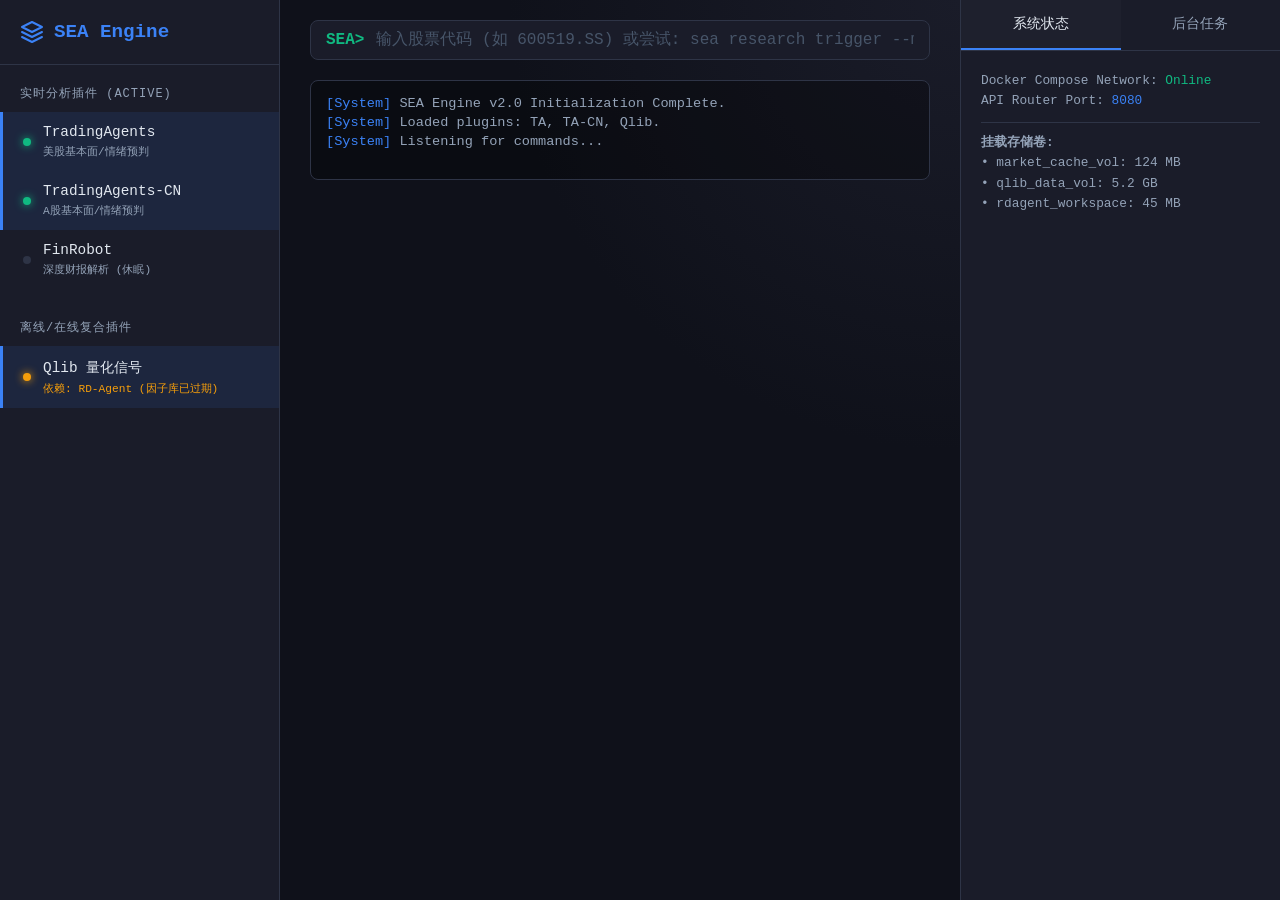
<file: 产品原型图v2.html>
<!DOCTYPE html>
<html lang="zh-CN">
<head>
    <meta charset="UTF-8">
    <meta name="viewport" content="width=device-width, initial-scale=1.0">
    <title>SEA - Stock Evaluation Aggregator</title>
    <style>
        :root {
            --bg-dark: #0f111a;
            --bg-panel: #1a1c29;
            --text-main: #e2e8f0;
            --text-muted: #94a3b8;
            --accent-blue: #3b82f6;
            --accent-amber: #f59e0b;
            --accent-green: #10b981;
            --accent-red: #ef4444;
            --border: #2e3446;
            --font-family: 'Consolas', 'Monaco', 'Courier New', monospace, 'Microsoft YaHei';
        }

        * { margin: 0; padding: 0; box-sizing: border-box; }

        body {
            font-family: var(--font-family);
            background-color: var(--bg-dark);
            color: var(--text-main);
            display: flex;
            height: 100vh;
            overflow: hidden;
        }

        /* SIDEBAR */
        .sidebar {
            width: 280px;
            background-color: var(--bg-panel);
            border-right: 1px solid var(--border);
            display: flex;
            flex-direction: column;
            padding: 20px 0;
        }

        .brand {
            font-size: 1.2rem;
            font-weight: bold;
            padding: 0 20px 20px;
            border-bottom: 1px solid var(--border);
            color: var(--accent-blue);
            display: flex;
            align-items: center;
            gap: 10px;
        }

        .section-title {
            font-size: 0.75rem;
            color: var(--text-muted);
            padding: 20px 20px 10px;
            text-transform: uppercase;
            letter-spacing: 1px;
        }

        .plugin-item {
            padding: 12px 20px;
            display: flex;
            align-items: center;
            cursor: pointer;
            transition: background 0.2s;
            border-left: 3px solid transparent;
        }

        .plugin-item:hover { background-color: rgba(255,255,255,0.05); }
        .plugin-item.active { border-left-color: var(--accent-blue); background-color: rgba(59, 130, 246, 0.1); }

        .plugin-indicator {
            width: 8px; height: 8px;
            border-radius: 50%;
            margin-right: 12px;
            background-color: var(--border);
        }
        .plugin-item.active .plugin-indicator { background-color: var(--accent-green); box-shadow: 0 0 8px var(--accent-green); }
        .plugin-item[data-status="stale"] .plugin-indicator { background-color: var(--accent-amber); box-shadow: 0 0 8px var(--accent-amber); }
        .plugin-item[data-status="researching"] .plugin-indicator { background-color: var(--accent-blue); animation: pulse 1s infinite; }

        .plugin-info { flex: 1; }
        .plugin-info .name { font-size: 0.9rem; }
        .plugin-info .meta { font-size: 0.7rem; color: var(--text-muted); margin-top: 4px; }

        /* MAIN CONTENT */
        .main-content {
            flex: 1;
            display: flex;
            flex-direction: column;
            padding: 20px 30px;
            background-image: radial-gradient(circle at top right, #1a1c29 0%, transparent 40%);
        }

        .cmd-bar {
            display: flex;
            align-items: center;
            background-color: var(--bg-panel);
            border: 1px solid var(--border);
            border-radius: 8px;
            padding: 10px 15px;
            margin-bottom: 20px;
        }

        .cmd-prompt { color: var(--accent-green); margin-right: 12px; font-weight: bold; }
        .cmd-input {
            flex: 1;
            background: transparent;
            border: none;
            color: var(--text-main);
            font-size: 1rem;
            outline: none;
            font-family: var(--font-family);
        }
        .cmd-input::placeholder { color: #475569; }

        .terminal {
            background-color: rgba(0,0,0,0.3);
            border: 1px solid var(--border);
            border-radius: 8px;
            padding: 15px;
            font-size: 0.85rem;
            color: var(--text-muted);
            min-height: 100px;
            margin-bottom: 20px;
            overflow-y: auto;
            max-height: 150px;
        }
        .term-line { margin-bottom: 4px; }
        .term-sys { color: var(--accent-blue); }
        .term-err { color: var(--accent-amber); }
        .term-succ { color: var(--accent-green); }

        .results-grid {
            display: grid;
            grid-template-columns: repeat(auto-fit, minmax(300px, 1fr));
            gap: 20px;
            overflow-y: auto;
        }

        .result-card {
            background-color: var(--bg-panel);
            border: 1px solid var(--border);
            border-radius: 8px;
            padding: 20px;
            display: flex;
            flex-direction: column;
        }
        .card-header {
            display: flex;
            justify-content: space-between;
            align-items: center;
            margin-bottom: 15px;
        }
        .plugin-title { font-weight: bold; font-size: 1.1rem; }
        .latency { font-size: 0.75rem; color: var(--text-muted); background: rgba(255,255,255,0.05); padding: 2px 6px; border-radius: 4px;}

        .verdict {
            display: inline-block;
            padding: 4px 12px;
            border-radius: 4px;
            font-weight: bold;
            font-size: 0.9rem;
            text-transform: uppercase;
        }
        .verdict.buy { background-color: rgba(16, 185, 129, 0.1); color: var(--accent-green); border: 1px solid var(--accent-green); }
        .verdict.sell { background-color: rgba(239, 68, 68, 0.1); color: var(--accent-red); border: 1px solid var(--accent-red); }
        .verdict.hold { background-color: rgba(245, 158, 11, 0.1); color: var(--accent-amber); border: 1px solid var(--accent-amber); }
        .verdict.none { background-color: rgba(255, 255, 255, 0.1); color: var(--text-muted); border: 1px solid var(--text-muted); }

        .confidence { margin: 15px 0; }
        .conf-label { display: flex; justify-content: space-between; font-size: 0.8rem; margin-bottom: 5px; color: var(--text-muted); }
        .conf-bar-bg { width: 100%; height: 6px; background-color: var(--border); border-radius: 3px; overflow: hidden; }
        .conf-bar { height: 100%; background-color: var(--accent-blue); transition: width 0.5s ease; }

        .summary { font-size: 0.85rem; line-height: 1.5; color: #cbd5e1; }

        /* Qlib Special Action Box */
        .stale-alert {
            margin-top: 15px;
            padding-top: 12px;
            border-top: 1px dashed var(--border);
        }
        .btn-trigger {
            width: 100%;
            padding: 8px;
            background: rgba(59, 130, 246, 0.1);
            border: 1px solid var(--accent-blue);
            color: var(--accent-blue);
            border-radius: 4px;
            cursor: pointer;
            font-size: 0.8rem;
            font-family: inherit;
            transition: all 0.2s;
            margin-top: 8px;
        }
        .btn-trigger:hover { background: rgba(59, 130, 246, 0.2); }

        /* RIGHT PANEL */
        .right-panel {
            width: 320px;
            background-color: var(--bg-panel);
            border-left: 1px solid var(--border);
            display: flex;
            flex-direction: column;
        }
        
        .panel-tabs {
            display: flex;
            border-bottom: 1px solid var(--border);
        }
        .panel-tab {
            flex: 1;
            text-align: center;
            padding: 15px 0;
            font-size: 0.85rem;
            cursor: pointer;
            color: var(--text-muted);
            border-bottom: 2px solid transparent;
            transition: all 0.2s;
        }
        .panel-tab.active {
            color: var(--text-main);
            border-bottom-color: var(--accent-blue);
            background-color: rgba(255,255,255,0.02);
        }
        .badge { background: var(--accent-blue); color: #fff; padding: 1px 6px; border-radius: 10px; font-size: 0.65rem; margin-left: 4px; }

        .panel-content { padding: 20px; flex: 1; overflow-y: auto; }
        
        /* TASK ITEM */
        .task-item {
            border: 1px solid var(--border);
            border-radius: 6px;
            padding: 12px;
            margin-bottom: 15px;
            background: rgba(0,0,0,0.2);
        }
        .task-header { display: flex; justify-content: space-between; font-size: 0.85rem; margin-bottom: 8px; }
        .task-title { color: var(--accent-blue); font-weight: bold; }
        .task-status { font-size: 0.75rem; }
        .task-meta { font-size: 0.75rem; color: var(--text-muted); margin-bottom: 10px; }
        .task-progress-bg { width: 100%; height: 4px; background: var(--border); border-radius: 2px; overflow: hidden; }
        .task-progress { height: 100%; background: var(--accent-blue); border-radius: 2px; animation: pulse 1.5s infinite; }
        .task-detail { font-size: 0.7rem; color: var(--text-muted); margin-top: 8px; font-style: italic; }

        @keyframes pulse {
            0% { opacity: 0.6; }
            50% { opacity: 1; }
            100% { opacity: 0.6; }
        }
    </style>
</head>
<body>

    <!-- 左侧边栏 -->
    <aside class="sidebar">
        <div class="brand">
            <svg width="24" height="24" viewBox="0 0 24 24" fill="none" stroke="currentColor" stroke-width="2" stroke-linecap="round" stroke-linejoin="round"><polygon points="12 2 2 7 12 12 22 7 12 2"></polygon><polyline points="2 17 12 22 22 17"></polyline><polyline points="2 12 12 17 22 12"></polyline></svg>
            SEA Engine
        </div>
        
        <div class="section-title">实时分析插件 (Active)</div>
        <div class="plugin-item active" onclick="togglePlugin(this)">
            <span class="plugin-indicator"></span>
            <div class="plugin-info">
                <div class="name">TradingAgents</div>
                <div class="meta">美股基本面/情绪预判</div>
            </div>
        </div>
        <div class="plugin-item active" onclick="togglePlugin(this)">
            <span class="plugin-indicator"></span>
            <div class="plugin-info">
                <div class="name">TradingAgents-CN</div>
                <div class="meta">A股基本面/情绪预判</div>
            </div>
        </div>
        <div class="plugin-item" onclick="togglePlugin(this)">
            <span class="plugin-indicator"></span>
            <div class="plugin-info">
                <div class="name">FinRobot</div>
                <div class="meta">深度财报解析 (休眠)</div>
            </div>
        </div>

        <div class="section-title" style="margin-top: 10px;">离线/在线复合插件</div>
        <!-- Qlib + RD-Agent 复合体 -->
        <div class="plugin-item active" id="qlibPluginItem" data-status="stale" onclick="togglePlugin(this)">
            <span class="plugin-indicator"></span>
            <div class="plugin-info">
                <div class="name">Qlib 量化信号</div>
                <div class="meta" id="qlibMetaText" style="color:var(--accent-amber)">依赖: RD-Agent (因子库已过期)</div>
            </div>
        </div>
    </aside>

    <!-- 主工作区 -->
    <main class="main-content">
        <div class="cmd-bar">
            <span class="cmd-prompt">SEA&gt;</span>
            <input type="text" id="cmdInput" class="cmd-input" placeholder="输入股票代码 (如 600519.SS) 或尝试: sea research trigger --market CSI300" autocomplete="off" onkeypress="handleKey(event)">
        </div>

        <div class="terminal" id="terminal">
            <div class="term-line"><span class="term-sys">[System]</span> SEA Engine v2.0 Initialization Complete.</div>
            <div class="term-line"><span class="term-sys">[System]</span> Loaded plugins: TA, TA-CN, Qlib.</div>
            <div class="term-line"><span class="term-sys">[System]</span> Listening for commands...</div>
        </div>

        <div class="results-grid" id="resultsGrid">
            <!-- 评估结果将由 JS 动态注入于此 -->
        </div>
    </main>

    <!-- 右侧面板 -->
    <aside class="right-panel">
        <div class="panel-tabs">
            <div class="panel-tab active" data-tab="history" onclick="switchPanelTab('history')">系统状态</div>
            <div class="panel-tab" data-tab="tasks" onclick="switchPanelTab('tasks')">后台任务 <span class="badge" id="taskBadge" style="display:none;">1</span></div>
        </div>
        <div class="panel-content" id="panelContent">
            <!-- 默认显示系统状态 -->
            <div id="tab-history">
                <div style="font-size: 0.8rem; color: var(--text-muted); line-height: 1.6;">
                    <p>Docker Compose Network: <span style="color:var(--accent-green)">Online</span></p>
                    <p>API Router Port: <span style="color:var(--accent-blue)">8080</span></p>
                    <hr style="border:none; border-top:1px solid var(--border); margin: 10px 0;">
                    <p><strong>挂载存储卷:</strong></p>
                    <p>• market_cache_vol: 124 MB</p>
                    <p>• qlib_data_vol: 5.2 GB</p>
                    <p>• rdagent_workspace: 45 MB</p>
                </div>
            </div>

            <!-- 后台任务面板 (默认隐藏) -->
            <div id="tab-tasks" style="display:none;">
                <div id="taskList">
                    <div style="text-align:center; font-size:0.8rem; color:var(--text-muted); margin-top:20px;">
                        暂无运行中的长任务
                    </div>
                </div>
            </div>
        </div>
    </aside>

    <script>
        // 模拟各插件的返回数据和特性
        const MOCK_DATA = {
            'TradingAgents-CN': {
                direction: 'buy',
                confidence: 0.82,
                summary: '近期财报超预期，营收同比增长25%。多智能体辩论结果：基本面Agent与情绪Agent均给出买入强烈建议，技术面Agent提示逢低建仓。',
                latency: 45200 // 模拟真实 LLM 需要耗时近1分钟，这里为演示压缩时间
            },
            'TradingAgents': {
                direction: 'hold',
                confidence: 0.55,
                summary: '全球宏观经济存在不确定性，SEC 财报无明显利好。建议暂时观望，等待下行风险释放。',
                latency: 38100 
            },
            'Qlib 量化信号': {
                direction: 'hold',
                confidence: 0.61,
                summary: 'Alpha信号中性偏正，因子IC值0.08。基于 LightGBM 预测未来 20 日收益率为 +1.2%。【注意】本地 SignalRecord 数据较老，建议重新运行回测。',
                latency: 45, // 核心：Qlib 本地数据库查询极快（毫秒级）
                status: 'STALE', // 状态: STALE (过期) | RESEARCHING (运行中) | READY (就绪)
                age: 14 // 距离上次更新的天数
            }
        };

        // 处理回车按键
        function handleKey(e) {
            if (e.key === 'Enter') {
                const input = document.getElementById('cmdInput').value.trim();
                if (!input) return;
                
                document.getElementById('cmdInput').value = '';
                
                // 拦截特殊的后台任务命令
                if (input.startsWith('sea research trigger')) {
                    triggerRDAgent(input);
                } else {
                    executeEvaluation(input);
                }
            }
        }

        // 切换左侧插件激活状态
        function togglePlugin(element) {
            element.classList.toggle('active');
        }

        // 向控制台输出日志
        function logTerm(msg, type = 'sys') {
            const term = document.getElementById('terminal');
            const colorClass = type === 'sys' ? 'term-sys' : (type === 'err' ? 'term-err' : 'term-succ');
            const time = new Date().toLocaleTimeString();
            term.innerHTML += `<div class="term-line"><span class="${colorClass}">[${time}]</span> ${msg}</div>`;
            term.scrollTop = term.scrollHeight;
        }

        // 执行股票评估 (查询态)
        function executeEvaluation(ticker) {
            logTerm(`Executing evaluate(ticker="${ticker}", date="latest")...`, 'sys');
            const grid = document.getElementById('resultsGrid');
            grid.innerHTML = ''; // 清空上次结果

            const activePlugins = Array.from(document.querySelectorAll('.plugin-item.active .name')).map(el => el.innerText);

            if (activePlugins.length === 0) {
                logTerm('Error: No active plugins selected.', 'err');
                return;
            }

            activePlugins.forEach(pluginName => {
                const data = MOCK_DATA[pluginName];
                if (!data) return;

                // 为了演示效果，Qlib 立刻渲染，TA 类延迟渲染
                if (pluginName === 'Qlib 量化信号') {
                    renderCard(pluginName, data, ticker);
                    logTerm(`${pluginName} API returned in ${data.latency}ms (Local DB hit)`, 'succ');
                } else {
                    // 模拟大模型思考延迟 (实际是几分钟，这里用 1.5 秒代替)
                    logTerm(`${pluginName} is propagating multi-agent workflow...`, 'sys');
                    setTimeout(() => {
                        renderCard(pluginName, data, ticker);
                        logTerm(`${pluginName} evaluation complete.`, 'succ');
                    }, 1500 + Math.random() * 1000);
                }
            });
        }

        // 渲染单张结果卡片
        function renderCard(pluginName, data, ticker) {
            const grid = document.getElementById('resultsGrid');
            
            let verdictClass = data.direction;
            let verdictText = data.direction.toUpperCase();

            // 如果 Qlib 正在被 RD-Agent 训练，查询应被降级
            let extraUI = '';
            let summaryHTML = data.summary;

            if (pluginName === 'Qlib 量化信号') {
                if (data.status === 'RESEARCHING') {
                    verdictClass = 'none';
                    verdictText = 'UNAVAILABLE';
                    summaryHTML = '<i>⚠️ RD-Agent 正在后台更新因子库和模型，当前拒绝提供高置信度预测，请等待离线任务完成。</i>';
                } else if (data.status === 'STALE') {
                    extraUI = `
                    <div class="stale-alert">
                        <div style="font-size: 0.75rem; color: var(--accent-amber); margin-bottom: 6px;">
                            ⚠️ 因子信号已过期 (最后更新: ${data.age} 天前)
                        </div>
                        <button class="btn-trigger" onclick="triggerRDAgent('UI Button')">
                            ⚙️ 触发 RD-Agent 后台研究 (预计耗时 ~45 分钟)
                        </button>
                    </div>`;
                }
            }

            const card = document.createElement('div');
            card.className = 'result-card';
            card.innerHTML = `
                <div class="card-header">
                    <span class="plugin-title">${pluginName}</span>
                    <span class="latency">${data.latency} ms</span>
                </div>
                <div style="margin-bottom: 10px;">
                    <span class="verdict ${verdictClass}">${verdictText}</span>
                </div>
                <div class="confidence">
                    <div class="conf-label">
                        <span>置信度 / Confidence</span>
                        <span>${(data.confidence * 100).toFixed(1)}%</span>
                    </div>
                    <div class="conf-bar-bg">
                        <div class="conf-bar" style="width: ${data.confidence * 100}%; background-color: ${getConfColor(data.direction)}"></div>
                    </div>
                </div>
                <div class="summary">${summaryHTML}</div>
                ${extraUI}
            `;
            grid.appendChild(card);
        }

        function getConfColor(dir) {
            if (dir === 'buy') return 'var(--accent-green)';
            if (dir === 'sell') return 'var(--accent-red)';
            if (dir === 'none') return 'var(--border)';
            return 'var(--accent-amber)';
        }

        // ==========================================
        // 核心亮点：触发 RD-Agent 异步长任务机制
        // ==========================================
        function triggerRDAgent(source) {
            logTerm(`Triggering background research task via ${source}...`, 'sys');
            logTerm(`POST http://qlib-rdagent-svc:8083/research/trigger -> Spawn local_qlib container`, 'sys');

            // 1. 改变左侧边栏 Qlib 状态
            const qItem = document.getElementById('qlibPluginItem');
            qItem.setAttribute('data-status', 'researching');
            document.getElementById('qlibMetaText').innerHTML = "<span style='color:var(--accent-blue)'>RD-Agent 正在生成因子代码...</span>";
            
            // 2. 更新内存数据状态
            MOCK_DATA['Qlib 量化信号'].status = 'RESEARCHING';
            MOCK_DATA['Qlib 量化信号'].summary = '当前因子库正在更新中，暂无最新预测。';
            
            // 3. 刷新卡片 UI (如果在视野内)
            if (document.getElementById('resultsGrid').innerHTML !== '') {
                // 简单起见，重新跑一次最近的查询
                executeEvaluation('CSI300_POOL'); 
            }

            // 4. 激活右侧任务面板
            document.getElementById('taskBadge').style.display = 'inline-block';
            switchPanelTab('tasks');
            
            const taskList = document.getElementById('taskList');
            taskList.innerHTML = `
                <div class="task-item">
                    <div class="task-header">
                        <span class="task-title">RD-Agent: CSI300 因子挖掘</span>
                        <span class="task-status" style="color:var(--accent-blue)">运行中</span>
                    </div>
                    <div class="task-meta">触发时间: ${new Date().toLocaleTimeString()} | 引擎: Co-STEER</div>
                    <div class="task-progress-bg">
                        <div class="task-progress" style="width: 35%;"></div>
                    </div>
                    <div class="task-detail" id="rdAgentLog">
                        > Docker build local_qlib:latest...<br>
                        > 正在生成 Alpha 因子假设 (Research Layer)...
                    </div>
                </div>
            `;

            // 模拟进度日志
            setTimeout(() => {
                document.getElementById('rdAgentLog').innerHTML = `> 代码生成完毕 (Development Layer)<br>> 提交至 Qlib 进行回测验证...`;
            }, 3000);
        }

        // 切换右侧面板 Tab
        function switchPanelTab(tabId) {
            document.querySelectorAll('.panel-tab').forEach(t => t.classList.remove('active'));
            document.querySelector(`.panel-tab[data-tab="${tabId}"]`).classList.add('active');
            
            document.getElementById('tab-history').style.display = tabId === 'history' ? 'block' : 'none';
            document.getElementById('tab-tasks').style.display = tabId === 'tasks' ? 'block' : 'none';
        }

    </script>
</body>
</html>
</file>
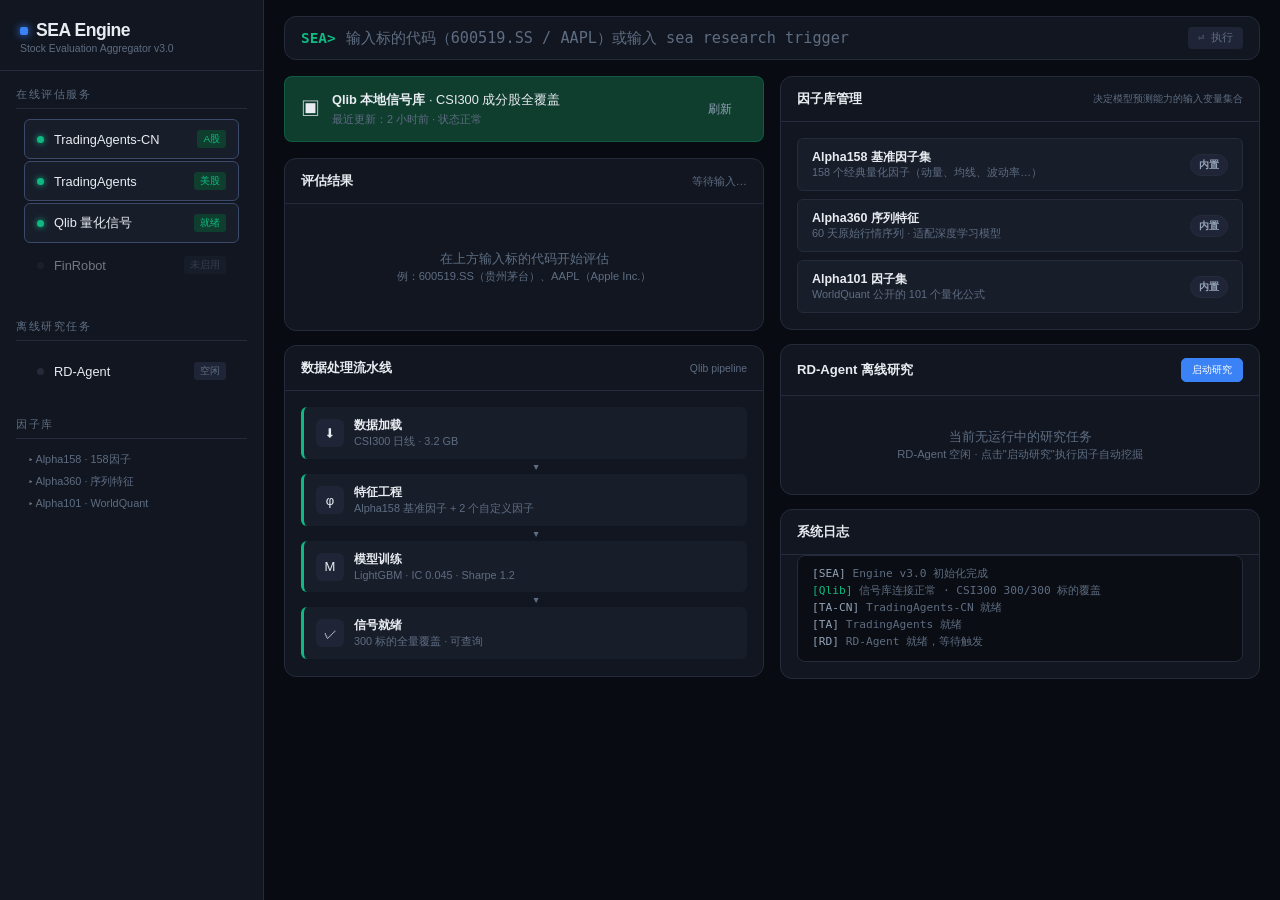
<file: 产品原型图v3.html>
<!DOCTYPE html>
<html lang="zh-CN">
<head>
    <meta charset="UTF-8">
    <meta name="viewport" content="width=device-width, initial-scale=1.0">
    <title>SEA v3 — Stock Evaluation Aggregator</title>
    <style>
        :root {
            --bg-deep: #080b12;
            --bg-layer1: #111620;
            --bg-layer2: #181d2a;
            --bg-layer3: #1f2536;
            --text-primary: #e8ecf1;
            --text-secondary: #94a3b8;
            --text-muted: #5e6d82;
            --blue: #3b82f6;
            --blue-dim: #1e3a5f;
            --green: #10b981;
            --green-dim: #0f3d2e;
            --amber: #f59e0b;
            --amber-dim: #3d2e0f;
            --red: #ef4444;
            --red-dim: #3d0f0f;
            --purple: #8b5cf6;
            --purple-dim: #2d1f5e;
            --cyan: #06b6d4;
            --border: #252b3b;
            --border-active: #3b4a6b;
            --radius: 8px;
            --radius-lg: 12px;
            --font-mono: 'SF Mono', 'Cascadia Code', 'Consolas', 'Monaco', monospace;
            --font-sans: -apple-system, BlinkMacSystemFont, 'Segoe UI', 'PingFang SC', 'Microsoft YaHei', sans-serif;
        }

        * { margin: 0; padding: 0; box-sizing: border-box; }

        body {
            font-family: var(--font-sans);
            background: var(--bg-deep);
            color: var(--text-primary);
            display: flex;
            height: 100vh;
            overflow: hidden;
        }

        /* ==================== 左侧边栏 ==================== */
        .sidebar {
            width: 264px; min-width: 264px;
            background: var(--bg-layer1);
            border-right: 1px solid var(--border);
            display: flex; flex-direction: column; overflow-y: auto;
        }
        .brand {
            padding: 20px 20px 16px;
            border-bottom: 1px solid var(--border);
        }
        .brand-name { font-size: 1.1rem; font-weight: 700; letter-spacing: -0.5px; display: flex; align-items: center; gap: 8px; }
        .brand-sub  { font-size: 0.65rem; color: var(--text-muted); font-weight: 400; margin-top: 2px; }
        .brand-dot {
            width: 8px; height: 8px; border-radius: 2px;
            background: var(--blue); box-shadow: 0 0 8px var(--blue);
        }

        .sidebar-section { padding: 16px 16px 8px; }
        .sidebar-label {
            font-size: 0.7rem; text-transform: uppercase; letter-spacing: 1.5px;
            color: var(--text-muted); margin-bottom: 10px;
            padding-bottom: 6px; border-bottom: 1px solid var(--border);
        }

        .plugin-row {
            display: flex; align-items: center; padding: 10px 12px;
            margin: 2px 8px; border-radius: 6px; cursor: pointer;
            transition: all 0.15s; border: 1px solid transparent; font-size: 0.82rem;
        }
        .plugin-row:hover { background: var(--bg-layer2); }
        .plugin-row.active { background: var(--bg-layer2); border-color: var(--border-active); }
        .plugin-row.disabled { opacity: 0.45; cursor: default; }
        .plugin-row.disabled:hover { background: transparent; }
        .plugin-dot {
            width: 7px; height: 7px; border-radius: 50%; margin-right: 10px; flex-shrink: 0;
            background: var(--border);
        }
        .plugin-row.active .plugin-dot { background: var(--green); box-shadow: 0 0 6px var(--green); }
        .plugin-row.warning .plugin-dot { background: var(--amber); box-shadow: 0 0 6px var(--amber); }
        .plugin-row.busy .plugin-dot { background: var(--blue); animation: pulse-dot 1.2s infinite; }
        .plugin-row .p-name { flex: 1; font-size: 0.8rem; }
        .plugin-row .p-tag {
            font-size: 0.62rem; padding: 2px 6px; border-radius: 3px;
            background: var(--bg-layer3); color: var(--text-muted); flex-shrink: 0;
        }
        .plugin-row.active .p-tag { color: var(--green); background: var(--green-dim); }
        .plugin-row.warning .p-tag { color: var(--amber); background: var(--amber-dim); }
        .plugin-row.busy .p-tag { color: var(--blue); background: var(--blue-dim); }

        @keyframes pulse-dot {
            0%,100% { opacity: 0.4; }
            50% { opacity: 1; }
        }

        /* ==================== 主工作区 ==================== */
        .main-area {
            flex: 1; display: flex; flex-direction: column; min-width: 0;
        }

        .cmd-bar {
            display: flex; align-items: center;
            margin: 16px 20px 0;
            background: var(--bg-layer1); border: 1px solid var(--border);
            border-radius: var(--radius-lg); padding: 10px 16px;
        }
        .cmd-prompt { color: var(--green); margin-right: 10px; font-family: var(--font-mono); font-weight: 700; font-size: 0.9rem; }
        .cmd-input {
            flex: 1; background: transparent; border: none; color: var(--text-primary);
            font-size: 0.95rem; outline: none; font-family: var(--font-mono);
        }
        .cmd-input::placeholder { color: var(--text-muted); }
        .cmd-hint {
            font-size: 0.68rem; color: var(--text-muted);
            background: var(--bg-layer3); padding: 4px 10px; border-radius: 4px;
            font-family: var(--font-mono);
        }

        /* ==================== 仪表盘 ==================== */
        .dashboard {
            flex: 1; display: grid;
            grid-template-columns: 1fr 1fr;
            gap: 16px; padding: 16px 20px; overflow: hidden;
        }
        .dash-col { display: flex; flex-direction: column; gap: 14px; overflow-y: auto; }

        /* ==================== 卡片 ==================== */
        .card {
            background: var(--bg-layer1); border: 1px solid var(--border);
            border-radius: var(--radius-lg); overflow: hidden;
        }
        .card-header {
            display: flex; align-items: center; justify-content: space-between;
            padding: 13px 16px; border-bottom: 1px solid var(--border);
            font-size: 0.82rem; font-weight: 600;
        }
        .card-body { padding: 16px; }

        /* ==================== 信号库状态条 ==================== */
        .signal-status {
            display: flex; align-items: center; gap: 12px;
            padding: 13px 16px; border-radius: var(--radius); margin-bottom: 2px;
            font-size: 0.8rem;
        }
        .signal-status.fresh { background: var(--green-dim); border: 1px solid rgba(16,185,129,0.25); }
        .signal-status.stale { background: var(--amber-dim); border: 1px solid rgba(245,158,11,0.25); }
        .signal-status.empty { background: var(--bg-layer2); border: 1px solid var(--border); }
        .signal-icon { font-size: 1.2rem; flex-shrink: 0; }
        .signal-info { flex: 1; line-height: 1.5; }
        .signal-age { font-size: 0.68rem; color: var(--text-muted); }

        /* ==================== 评估结果 ==================== */
        .result-row {
            display: flex; align-items: center; gap: 12px;
            padding: 12px 0; border-bottom: 1px solid var(--border);
        }
        .result-row:last-child { border-bottom: none; }
        .r-source {
            width: 140px; font-size: 0.78rem; font-weight: 600;
            display: flex; align-items: center; gap: 6px; flex-shrink: 0;
        }
        .r-source .type-badge {
            font-size: 0.58rem; padding: 1px 5px; border-radius: 3px;
            background: var(--bg-layer3); font-weight: 400;
        }
        .r-verdict {
            padding: 4px 10px; border-radius: 4px; font-size: 0.73rem;
            font-weight: 700; text-transform: uppercase; flex-shrink: 0;
            font-family: var(--font-mono);
        }
        .r-verdict.BUY  { background: var(--green-dim); color: var(--green); }
        .r-verdict.SELL { background: var(--red-dim);   color: var(--red); }
        .r-verdict.HOLD { background: var(--amber-dim); color: var(--amber); }
        .r-verdict.NONE { background: var(--bg-layer3); color: var(--text-muted); }
        .r-conf {
            width: 90px; flex-shrink: 0;
        }
        .r-conf-label {
            display: flex; justify-content: space-between; font-size: 0.66rem; color: var(--text-muted);
        }
        .r-conf-track {
            width: 100%; height: 4px; background: var(--bg-layer3); border-radius: 2px; margin-top: 3px;
        }
        .r-conf-fill { height: 100%; border-radius: 2px; transition: width 0.4s; }
        .r-conf-fill.BUY  { background: var(--green); }
        .r-conf-fill.SELL { background: var(--red); }
        .r-conf-fill.HOLD { background: var(--amber); }
        .r-time {
            font-size: 0.68rem; color: var(--text-muted); flex-shrink: 0;
            font-family: var(--font-mono); min-width: 60px; text-align: right;
        }
        .r-note {
            font-size: 0.7rem; color: var(--text-secondary); padding: 4px 0 10px 152px; line-height: 1.5;
        }

        /* ==================== 综合评分 ==================== */
        .agg-score {
            display: flex; align-items: center; gap: 16px; padding: 14px 16px;
            background: var(--bg-layer2); border-radius: var(--radius); margin: 0 16px 16px;
        }
        .agg-gauge {
            width: 56px; height: 56px; border-radius: 50%;
            border: 3px solid var(--border); display: flex; align-items: center; justify-content: center;
            font-weight: 700; font-size: 1.1rem; flex-shrink: 0; font-family: var(--font-mono);
            background: var(--bg-layer1);
        }
        .agg-info { font-size: 0.78rem; line-height: 1.5; }
        .consensus-strong   { color: var(--green); }
        .consensus-moderate { color: var(--amber); }
        .consensus-diverged { color: var(--red); }

        /* ==================== 数据处理流水线 ==================== */
        .pipeline { display: flex; flex-direction: column; gap: 0; }
        .pipe-node {
            display: flex; align-items: center; gap: 10px; padding: 10px 12px;
            border-radius: 6px; font-size: 0.78rem;
            border-left: 3px solid var(--border);
            background: var(--bg-layer2); margin-bottom: 1px;
            transition: all 0.3s;
        }
        .pipe-node.success  { border-left-color: var(--green); }
        .pipe-node.running  { border-left-color: var(--blue); background: var(--blue-dim); }
        .pipe-node.pending  { opacity: 0.45; }
        .pipe-icon {
            width: 28px; height: 28px; border-radius: 6px;
            display: flex; align-items: center; justify-content: center;
            font-size: 13px; flex-shrink: 0; background: var(--bg-layer3);
        }
        .pipe-arrow {
            text-align: center; color: var(--text-muted); font-size: 0.55rem;
            padding: 2px 0; padding-left: 24px;
        }

        /* ==================== 因子库列表 ==================== */
        .factor-list { display: flex; flex-direction: column; gap: 8px; }
        .factor-item {
            display: flex; align-items: center; justify-content: space-between;
            padding: 10px 14px; background: var(--bg-layer2); border-radius: 6px;
            border: 1px solid var(--border); font-size: 0.78rem;
            transition: all 0.15s;
        }
        .factor-name { font-weight: 600; }
        .factor-desc { font-size: 0.68rem; color: var(--text-muted); }
        .factor-badge {
            font-size: 0.65rem; padding: 3px 8px; border-radius: 12px;
            font-weight: 600; flex-shrink: 0;
        }
        .factor-badge.builtin { background: var(--bg-layer3); color: var(--text-secondary); border: 1px solid var(--border); }
        .factor-badge.custom  { background: var(--purple-dim); color: #c4b5fd; }

        /* ==================== 任务卡片 ==================== */
        .task-card {
            border: 1px solid var(--border); border-radius: var(--radius);
            padding: 14px; margin-bottom: 10px; background: var(--bg-layer2);
            transition: border-color 0.3s;
        }
        .task-card.running { border-color: var(--blue); }
        .task-top {
            display: flex; justify-content: space-between; align-items: center; margin-bottom: 6px;
        }
        .task-name {
            font-weight: 600; font-size: 0.8rem; display: flex; align-items: center; gap: 8px;
        }
        .task-dot { width: 6px; height: 6px; border-radius: 50%; }
        .task-dot.running { background: var(--blue); animation: pulse-dot 1.2s infinite; }
        .task-dot.done    { background: var(--green); }
        .task-progress-bg {
            width: 100%; height: 4px; background: var(--bg-layer3); border-radius: 2px;
            overflow: hidden; margin: 10px 0;
        }
        .task-progress-fill { height: 100%; background: var(--blue); border-radius: 2px; transition: width 0.5s; }
        .task-log {
            font-size: 0.68rem; color: var(--text-muted); font-family: var(--font-mono);
            line-height: 1.7; margin-top: 8px; max-height: 200px; overflow-y: auto;
        }

        /* ==================== 按钮 ==================== */
        .btn {
            padding: 6px 14px; border-radius: 5px; font-size: 0.72rem;
            cursor: pointer; font-family: inherit; border: 1px solid var(--border);
            background: var(--bg-layer3); color: var(--text-primary);
            transition: all 0.15s; white-space: nowrap;
        }
        .btn:hover { background: var(--bg-layer2); border-color: var(--border-active); }
        .btn.primary { background: var(--blue); border-color: var(--blue); color: #fff; }
        .btn.primary:hover { background: #2563eb; }
        .btn.ghost { background: transparent; border-color: transparent; color: var(--text-secondary); }
        .btn.ghost:hover { color: var(--text-primary); background: var(--bg-layer3); }

        /* ==================== 终端日志 ==================== */
        .mini-terminal {
            background: rgba(0,0,0,0.4); border: 1px solid var(--border);
            border-radius: var(--radius); padding: 10px 14px;
            font-family: var(--font-mono); font-size: 0.7rem;
            color: var(--text-muted); max-height: 130px; overflow-y: auto;
        }
        .mini-terminal .t-line { margin-bottom: 2px; }
        .mini-terminal .t-info { color: var(--text-secondary); }
        .mini-terminal .t-ok   { color: var(--green); }
        .mini-terminal .t-warn { color: var(--amber); }
        .mini-terminal .t-blue { color: var(--blue); }

        /* 滚动条 */
        ::-webkit-scrollbar { width: 4px; }
        ::-webkit-scrollbar-track { background: transparent; }
        ::-webkit-scrollbar-thumb { background: var(--border); border-radius: 4px; }

        @media (max-width: 1100px) {
            .dashboard { grid-template-columns: 1fr; }
        }

        .empty-state { text-align:center; padding:30px; color:var(--text-muted); font-size:0.82rem; }
        .empty-state .hint { font-size:0.7rem; margin-top:6px; }
    </style>
</head>
<body>

<!-- ============ 左侧：服务面板 ============ -->
<aside class="sidebar">
    <div class="brand">
        <div class="brand-name">
            <span class="brand-dot"></span> SEA Engine
        </div>
        <div class="brand-sub">Stock Evaluation Aggregator v3.0</div>
    </div>

    <!-- 在线评估插件 -->
    <div class="sidebar-section">
        <div class="sidebar-label">在线评估服务</div>
        <div class="plugin-row active" data-plugin="ta-cn" onclick="togglePlugin(this, 'ta-cn')">
            <span class="plugin-dot"></span>
            <span class="p-name">TradingAgents-CN</span>
            <span class="p-tag">A股</span>
        </div>
        <div class="plugin-row active" data-plugin="ta" onclick="togglePlugin(this, 'ta')">
            <span class="plugin-dot"></span>
            <span class="p-name">TradingAgents</span>
            <span class="p-tag">美股</span>
        </div>
        <div class="plugin-row active" data-plugin="qlib" id="qlibSidebar" onclick="togglePlugin(this, 'qlib')">
            <span class="plugin-dot"></span>
            <span class="p-name">Qlib 量化信号</span>
            <span class="p-tag" id="qlibTag">就绪</span>
        </div>
        <div class="plugin-row disabled" data-plugin="finrobot">
            <span class="plugin-dot"></span>
            <span class="p-name">FinRobot</span>
            <span class="p-tag">未启用</span>
        </div>
    </div>

    <!-- 离线研究任务 -->
    <div class="sidebar-section" style="margin-top: 8px;">
        <div class="sidebar-label">离线研究任务</div>
        <div class="plugin-row" id="rdSidebar" onclick="triggerRDResearch()">
            <span class="plugin-dot"></span>
            <span class="p-name">RD-Agent</span>
            <span class="p-tag" id="rdTag">空闲</span>
        </div>
    </div>

    <!-- 内置因子库 -->
    <div class="sidebar-section">
        <div class="sidebar-label">因子库</div>
        <div style="padding: 0 12px; font-size: 0.68rem; color: var(--text-muted); line-height: 2;">
            <div>▸ Alpha158 <span style="color:var(--text-muted);">· 158因子</span></div>
            <div>▸ Alpha360 <span style="color:var(--text-muted);">· 序列特征</span></div>
            <div>▸ Alpha101 <span style="color:var(--text-muted);">· WorldQuant</span></div>
        </div>
    </div>
</aside>

<!-- ============ 主工作区 ============ -->
<main class="main-area">
    <!-- 命令栏 -->
    <div class="cmd-bar">
        <span class="cmd-prompt">SEA&gt;</span>
        <input type="text" id="cmdInput" class="cmd-input"
               placeholder="输入标的代码（600519.SS / AAPL）或输入 sea research trigger"
               autocomplete="off" onkeypress="handleKey(event)">
        <span class="cmd-hint">⏎ 执行</span>
    </div>

    <!-- 双列仪表盘 -->
    <div class="dashboard">
        <!-- ===== 左列：评估结果 + 流水线 ===== -->
        <div class="dash-col" id="leftCol">
            <!-- 信号库状态 -->
            <div class="signal-status fresh" id="signalStatusBar">
                <span class="signal-icon">▣</span>
                <div class="signal-info">
                    <strong>Qlib 本地信号库</strong> · CSI300 成分股全覆盖<br>
                    <span class="signal-age" id="signalAgeText">最近更新：2 小时前 · 状态正常</span>
                </div>
                <button class="btn ghost" onclick="triggerRDResearch()" title="手动触发离线研究更新信号">刷新</button>
            </div>

            <!-- 评估结果 -->
            <div class="card">
                <div class="card-header">
                    评估结果
                    <span style="font-size:0.7rem;color:var(--text-muted);font-weight:400;" id="evalTarget">等待输入…</span>
                </div>
                <div class="card-body" id="resultsContainer">
                    <div class="empty-state">
                        在上方输入标的代码开始评估<br>
                        <span class="hint">例：600519.SS（贵州茅台）、AAPL（Apple Inc.）</span>
                    </div>
                </div>
                <div id="aggPanel" style="display:none;">
                    <div class="agg-score">
                        <div class="agg-gauge" id="aggGauge">--</div>
                        <div class="agg-info">
                            <div id="aggConsensus" style="font-weight:600;"></div>
                            <div style="font-size:0.7rem;color:var(--text-muted);" id="aggSummary"></div>
                        </div>
                    </div>
                </div>
            </div>

            <!-- 数据处理流水线 -->
            <div class="card">
                <div class="card-header">
                    数据处理流水线
                    <span style="font-size:0.65rem;color:var(--text-muted);font-weight:400;">Qlib pipeline</span>
                </div>
                <div class="card-body">
                    <div class="pipeline" id="pipelineView">
                        <div class="pipe-node success">
                            <span class="pipe-icon">⬇</span>
                            <div>
                                <strong>数据加载</strong><br>
                                <span style="font-size:0.68rem;color:var(--text-muted);">CSI300 日线 · 3.2 GB</span>
                            </div>
                        </div>
                        <div class="pipe-arrow">▼</div>
                        <div class="pipe-node success">
                            <span class="pipe-icon">φ</span>
                            <div>
                                <strong>特征工程</strong><br>
                                <span style="font-size:0.68rem;color:var(--text-muted);">Alpha158 基准因子 + 2 个自定义因子</span>
                            </div>
                        </div>
                        <div class="pipe-arrow">▼</div>
                        <div class="pipe-node success">
                            <span class="pipe-icon">M</span>
                            <div>
                                <strong>模型训练</strong><br>
                                <span style="font-size:0.68rem;color:var(--text-muted);">LightGBM · IC 0.045 · Sharpe 1.2</span>
                            </div>
                        </div>
                        <div class="pipe-arrow">▼</div>
                        <div class="pipe-node success" id="signalNode">
                            <span class="pipe-icon">✓</span>
                            <div>
                                <strong>信号就绪</strong><br>
                                <span style="font-size:0.68rem;color:var(--text-muted);">300 标的全量覆盖 · 可查询</span>
                            </div>
                        </div>
                    </div>
                </div>
            </div>
        </div>

        <!-- ===== 右列：因子库 + 研究任务 + 日志 ===== -->
        <div class="dash-col" id="rightCol">
            <!-- 因子库 -->
            <div class="card">
                <div class="card-header">
                    因子库管理
                    <span style="font-size:0.65rem;color:var(--text-muted);font-weight:400;">决定模型预测能力的输入变量集合</span>
                </div>
                <div class="card-body">
                    <div class="factor-list">
                        <div class="factor-item">
                            <div>
                                <div class="factor-name">Alpha158 基准因子集</div>
                                <div class="factor-desc">158 个经典量化因子（动量、均线、波动率…）</div>
                            </div>
                            <span class="factor-badge builtin">内置</span>
                        </div>
                        <div class="factor-item">
                            <div>
                                <div class="factor-name">Alpha360 序列特征</div>
                                <div class="factor-desc">60 天原始行情序列 · 适配深度学习模型</div>
                            </div>
                            <span class="factor-badge builtin">内置</span>
                        </div>
                        <div class="factor-item">
                            <div>
                                <div class="factor-name">Alpha101 因子集</div>
                                <div class="factor-desc">WorldQuant 公开的 101 个量化公式</div>
                            </div>
                            <span class="factor-badge builtin">内置</span>
                        </div>
                        <div class="factor-item" id="customFactor1" style="display:none;">
                            <div>
                                <div class="factor-name">RD-001 自定义因子</div>
                                <div class="factor-desc">日内反转+放量信号 · IC 0.072</div>
                            </div>
                            <span class="factor-badge custom">RD-Agent</span>
                        </div>
                        <div class="factor-item" id="customFactor2" style="display:none;">
                            <div>
                                <div class="factor-name">RD-002 自定义因子</div>
                                <div class="factor-desc">低估值+高分红+趋势反转 · IC 0.058</div>
                            </div>
                            <span class="factor-badge custom">RD-Agent</span>
                        </div>
                    </div>
                </div>
            </div>

            <!-- 离线研究任务 -->
            <div class="card">
                <div class="card-header">
                    RD-Agent 离线研究
                    <button class="btn primary" style="font-size:0.65rem; padding:4px 10px;" onclick="triggerRDResearch()">
                        启动研究
                    </button>
                </div>
                <div class="card-body" id="taskContainer">
                    <div class="empty-state" id="noTaskMsg" style="padding:16px;">
                        当前无运行中的研究任务<br>
                        <span class="hint">RD-Agent 空闲 · 点击"启动研究"执行因子自动挖掘</span>
                    </div>
                </div>
            </div>

            <!-- 系统日志 -->
            <div class="card">
                <div class="card-header">系统日志</div>
                <div class="card-body" style="padding: 0 16px 16px;">
                    <div class="mini-terminal" id="miniTerm">
                        <div class="t-line"><span class="t-info">[SEA]</span> Engine v3.0 初始化完成</div>
                        <div class="t-line"><span class="t-ok">[Qlib]</span> 信号库连接正常 · CSI300 300/300 标的覆盖</div>
                        <div class="t-line"><span class="t-info">[TA-CN]</span> TradingAgents-CN 就绪</div>
                        <div class="t-line"><span class="t-info">[TA]</span> TradingAgents 就绪</div>
                        <div class="t-line"><span class="t-info">[RD]</span> RD-Agent 就绪，等待触发</div>
                    </div>
                </div>
            </div>
        </div>
    </div>
</main>

<script>
// ==================== 状态管理 ====================
const STATE = {
    qlibStatus: 'fresh',       // fresh | stale | researching
    lastSignalUpdate: new Date(Date.now() - 2 * 3600 * 1000),
    rdRunning: false,
    rdProgress: 0,
    rdInterval: null,
    customFactorCount: 0,
    activePlugins: new Set(['ta-cn', 'ta', 'qlib']),
};

// ==================== 模拟数据 ====================
const PLUGIN_RESULTS = {
    'ta-cn': {
        name: 'TradingAgents-CN',
        direction: 'BUY', confidence: 0.82,
        summary: '多智能体共识看多。基本面：营收超预期 25%；情绪面：市场情绪积极；风险面：下行风险可控。综合分析建议买入。',
        latency: 45200,
    },
    'ta': {
        name: 'TradingAgents',
        direction: 'HOLD', confidence: 0.55,
        summary: '全球宏观不确定性偏高，SEC 财报无明显催化剂，技术面提示短期超买。建议暂时观望。',
        latency: 38100,
    },
    'qlib': {
        name: 'Qlib 量化信号',
        direction: 'HOLD', confidence: 0.61,
        summary: 'Alpha = +0.012，因子 IC = 0.045，预测 20 日收益率 +1.2%。基于 LightGBM 模型，输入含 160 个因子。',
        latency: 38,
    },
};

// ==================== 键盘交互 ====================
function handleKey(e) {
    if (e.key !== 'Enter') return;
    const input = document.getElementById('cmdInput').value.trim();
    if (!input) return;
    document.getElementById('cmdInput').value = '';

    if (input.startsWith('sea research trigger')) {
        triggerRDResearch();
    } else {
        runEvaluation(input);
    }
}

// ==================== 插件切换 ====================
function togglePlugin(el, pluginId) {
    if (el.classList.contains('disabled')) return;
    el.classList.toggle('active');
    if (el.classList.contains('active')) {
        STATE.activePlugins.add(pluginId);
    } else {
        STATE.activePlugins.delete(pluginId);
    }
}

// ==================== 执行评估 ====================
function runEvaluation(ticker) {
    if (STATE.activePlugins.size === 0) {
        logTerm('warn', '没有启用的评估服务，请在左侧面板激活至少一个插件');
        return;
    }

    logTerm('info', `开始评估: ticker="${ticker}", date=latest`);
    document.getElementById('evalTarget').textContent = `标的: ${ticker.toUpperCase()}`;

    const container = document.getElementById('resultsContainer');
    container.innerHTML = '<div style="text-align:center;padding:14px;color:var(--text-muted);">调度中…</div>';

    const results = [];
    const pluginOrder = [];

    STATE.activePlugins.forEach(pid => {
        const data = PLUGIN_RESULTS[pid];
        if (!data) return;
        pluginOrder.push(pid);

        if (pid === 'qlib' && STATE.qlibStatus === 'researching') {
            setTimeout(() => {
                results.push({
                    ...data,
                    direction: 'NONE', confidence: 0,
                    summary: 'RD-Agent 正在更新因子库及模型，当前暂无可用信号。请等待离线任务完成。',
                    latency: 3,
                });
                tryRenderResults();
            }, 30);
        } else if (pid === 'qlib') {
            setTimeout(() => {
                let d = { ...data };
                if (STATE.qlibStatus === 'stale') {
                    d.summary += ' ⚠ 信号已过期，建议触发离线研究更新。';
                }
                results.push(d);
                logTerm('ok', `${data.name} 查询完成 · ${data.latency}ms（本地信号库命中）`);
                tryRenderResults();
            }, 30 + Math.random() * 60);
        } else {
            logTerm('info', `${data.name} 多智能体推理中…`);
            setTimeout(() => {
                results.push(data);
                logTerm('ok', `${data.name} 评估完成 · ${(data.latency/1000).toFixed(1)}s`);
                tryRenderResults();
            }, 1500 + Math.random() * 1000);
        }
    });

    function tryRenderResults() {
        if (results.length < pluginOrder.length) return;
        results.sort((a, b) => {
            const ia = pluginOrder.indexOf(
                Object.keys(PLUGIN_RESULTS).find(k => PLUGIN_RESULTS[k].name === a.name)
            );
            const ib = pluginOrder.indexOf(
                Object.keys(PLUGIN_RESULTS).find(k => PLUGIN_RESULTS[k].name === b.name)
            );
            return ia - ib;
        });
        renderAllResults(results, ticker);
    }
}

function renderAllResults(results, ticker) {
    const container = document.getElementById('resultsContainer');

    const dirCN = { BUY: '买入', SELL: '卖出', HOLD: '持有', NONE: '不可用' };

    let html = '';
    results.forEach(r => {
        const confPct = (r.confidence * 100).toFixed(0);
        const timeStr = r.latency < 1000 ? `${r.latency} ms` : `${(r.latency/1000).toFixed(1)} s`;
        const isLLM = r.name.includes('TradingAgents');
        html += `
        <div class="result-row">
            <div class="r-source">
                ${r.name}
                <span class="type-badge">${isLLM ? 'LLM' : 'ML'}</span>
            </div>
            <span class="r-verdict ${r.direction}">${dirCN[r.direction] || '--'}</span>
            <div class="r-conf">
                <div class="r-conf-label"><span>置信度</span><span>${confPct}%</span></div>
                <div class="r-conf-track"><div class="r-conf-fill ${r.direction}" style="width:${confPct}%"></div></div>
            </div>
            <span class="r-time">${timeStr}</span>
        </div>
        <div class="r-note">${r.summary}</div>`;
    });

    container.innerHTML = html;

    // 综合评分
    const valid = results.filter(r => r.direction !== 'NONE');
    if (valid.length >= 2) {
        const scoreMap = { BUY: 1, HOLD: 0, SELL: -1 };
        let wSum = 0, wTotal = 0;
        valid.forEach(r => { const w = r.confidence; wSum += scoreMap[r.direction] * w; wTotal += w; });
        const agg = wSum / wTotal;
        const aggScore = (agg * 100).toFixed(0);

        const dirs = valid.map(r => r.direction);
        const buys = dirs.filter(d => d === 'BUY').length;
        const holds = dirs.filter(d => d === 'HOLD').length;
        const sells = dirs.filter(d => d === 'SELL').length;
        const total = dirs.length;
        const maxCount = Math.max(buys, holds, sells);

        let level, cls;
        if (maxCount === total) { level = '强共识'; cls = 'consensus-strong'; }
        else if (maxCount > total * 0.6) { level = '中等共识'; cls = 'consensus-moderate'; }
        else { level = '意见分歧'; cls = 'consensus-diverged'; }

        const gColor = agg > 0.15 ? 'var(--green)' : agg < -0.15 ? 'var(--red)' : 'var(--amber)';
        const g = document.getElementById('aggGauge');
        g.style.borderColor = gColor; g.style.color = gColor;
        g.textContent = agg > 0 ? `+${aggScore}` : aggScore;
        document.getElementById('aggConsensus').innerHTML = `<span class="${cls}">共识度：${level}</span>`;
        document.getElementById('aggSummary').textContent = `${buys}买 / ${holds}持 / ${sells}卖`;
        document.getElementById('aggPanel').style.display = 'block';
    } else {
        document.getElementById('aggPanel').style.display = 'none';
    }
}

// ==================== RD-Agent 离线研究 ====================
function triggerRDResearch() {
    if (STATE.rdRunning) {
        logTerm('warn', 'RD-Agent 研究任务已在运行中');
        return;
    }

    STATE.rdRunning = true;
    STATE.rdProgress = 0;

    logTerm('blue', '触发 RD-Agent 离线研究任务…');
    logTerm('info', 'POST /research/trigger → 启动 Co-STEER 代码生成引擎');

    // 侧边栏状态
    const rdItem = document.getElementById('rdSidebar');
    rdItem.classList.add('busy');
    rdItem.querySelector('.plugin-dot').classList.add('busy');
    document.getElementById('rdTag').textContent = '运行中';
    document.getElementById('rdTag').style.color = 'var(--blue)';

    STATE.qlibStatus = 'researching';
    const qItem = document.getElementById('qlibSidebar');
    qItem.classList.add('busy');
    qItem.classList.remove('warning');
    document.getElementById('qlibTag').textContent = '更新中';
    document.getElementById('qlibTag').style.color = 'var(--blue)';

    // 信号库状态条
    const sBar = document.getElementById('signalStatusBar');
    sBar.className = 'signal-status stale';
    sBar.querySelector('.signal-icon').textContent = '⟳';
    sBar.querySelector('strong').textContent = 'Qlib 信号库 · 离线更新中';
    document.getElementById('signalAgeText').textContent = 'RD-Agent 正在执行因子挖掘与模型重训练，预计 30–60 分钟…';

    // 流水线节点
    const sNode = document.getElementById('signalNode');
    sNode.className = 'pipe-node running';
    sNode.querySelector('strong').textContent = '更新中 · RD-Agent 研究';

    // 任务卡片
    document.getElementById('noTaskMsg').style.display = 'none';
    const taskId = 'RD-' + Date.now().toString(36).toUpperCase();
    const startTime = new Date().toLocaleTimeString();

    document.getElementById('taskContainer').innerHTML = `
        <div class="task-card running" id="taskCard">
            <div class="task-top">
                <span class="task-name">
                    <span class="task-dot running"></span>
                    RD-Agent · CSI300 因子自动挖掘
                </span>
                <span style="font-size:0.68rem;color:var(--blue);">运行中</span>
            </div>
            <div style="font-size:0.7rem;color:var(--text-muted);margin-bottom:4px;">
                Task: ${taskId} · 启动: ${startTime} · 引擎: Co-STEER
            </div>
            <div class="task-progress-bg">
                <div class="task-progress-fill" id="taskProgressBar" style="width:0%;"></div>
            </div>
            <div style="font-size:0.65rem;color:var(--text-muted);text-align:right;margin-top:2px;" id="taskProgressPct">0%</div>
            <div class="task-log" id="taskLog">
                > 启动 Co-STEER 代码生成引擎...<br>
                > Research 阶段: 阅读金融文献，生成因子假设...
            </div>
        </div>`;

    // 模拟进度
    const stages = [
        { pct: 8,  log: '> Research 阶段: LLM 阅读文献，提出候选因子假设...', delay: 2000 },
        { pct: 16, log: '> 生成假设: "日内反转+成交量放大"信号组合', delay: 2500 },
        { pct: 24, log: '> Development 阶段: Co-STEER 生成因子代码...', delay: 2500 },
        { pct: 30, log: '> Docker: 构建 local_qlib:latest 隔离执行环境 (DooD)...', delay: 1800 },
        { pct: 38, log: '> Docker: local_qlib 容器启动，执行因子代码...', delay: 1500 },
        { pct: 48, log: '> Qlib 回测: CSI300 历史数据 (2008–2020) 验证中...', delay: 3000 },
        { pct: 56, log: '> 回测结果: IC = 0.072, ICIR = 0.58 · 因子有效', delay: 2000 },
        { pct: 62, log: '> 迭代优化: 根据回测指标调整因子参数...', delay: 2500 },
        { pct: 72, log: '> Development: Co-STEER 生成第二个候选因子...', delay: 3000 },
        { pct: 80, log: '> Qlib 回测: 第二个因子验证 (低估值+高分红+趋势反转)...', delay: 2500 },
        { pct: 88, log: '> 回测结果: IC = 0.058, Sharpe = 1.4 · 因子有效', delay: 2000 },
        { pct: 94, log: '> 模型重训练: LightGBM 含新因子重新训练...', delay: 2500 },
        { pct: 98, log: '> batch_predict: CSI300 全量标的信号生成中...', delay: 2000 },
    ];

    let idx = 0;
    function advance() {
        if (idx < stages.length) {
            const s = stages[idx];
            STATE.rdProgress = s.pct;
            document.getElementById('taskProgressBar').style.width = s.pct + '%';
            document.getElementById('taskProgressPct').textContent = s.pct + '%';
            document.getElementById('taskLog').innerHTML += s.log + '<br>';
            document.getElementById('taskLog').scrollTop = document.getElementById('taskLog').scrollHeight;
            idx++;
            STATE.rdInterval = setTimeout(advance, s.delay);
        } else {
            completeResearch(taskId);
        }
    }
    STATE.rdInterval = setTimeout(advance, 800);
}

function completeResearch(taskId) {
    STATE.rdRunning = false;
    STATE.rdProgress = 100;
    STATE.customFactorCount = 2;
    STATE.qlibStatus = 'fresh';
    STATE.lastSignalUpdate = new Date();

    document.getElementById('taskProgressBar').style.width = '100%';
    document.getElementById('taskProgressPct').textContent = '100%';
    document.getElementById('taskLog').innerHTML += `
        > 研究完成: 产出 2 个自定义因子 + 更新模型<br>
        > signals_${new Date().toISOString().slice(0,10).replace(/-/g,'')}.pkl 已写入信号库<br>
        > 信号库已刷新，在线评估立即可用<br>`;

    const card = document.getElementById('taskCard');
    card.classList.remove('running');
    card.querySelector('.task-dot').classList.remove('running');
    card.querySelector('.task-dot').classList.add('done');
    const statusEl = card.querySelector('.task-top span:last-child');
    statusEl.textContent = '已完成';
    statusEl.style.color = 'var(--green)';

    // 恢复侧边栏
    const rdItem = document.getElementById('rdSidebar');
    rdItem.classList.remove('busy');
    rdItem.querySelector('.plugin-dot').classList.remove('busy');
    document.getElementById('rdTag').textContent = '空闲';
    document.getElementById('rdTag').style.color = '';

    const qItem = document.getElementById('qlibSidebar');
    qItem.classList.remove('busy');
    qItem.classList.remove('warning');
    document.getElementById('qlibTag').textContent = '就绪';
    document.getElementById('qlibTag').style.color = 'var(--green)';

    // 信号库状态条
    const sBar = document.getElementById('signalStatusBar');
    sBar.className = 'signal-status fresh';
    sBar.querySelector('.signal-icon').textContent = '▣';
    sBar.querySelector('strong').textContent = 'Qlib 本地信号库';
    document.getElementById('signalAgeText').textContent = '最近更新：刚刚 · 状态正常 · 含 2 个自定义因子';

    // 流水线节点
    const sNode = document.getElementById('signalNode');
    sNode.className = 'pipe-node success';
    sNode.querySelector('strong').textContent = '信号就绪';

    // 显示新因子
    document.getElementById('customFactor1').style.display = 'flex';
    document.getElementById('customFactor2').style.display = 'flex';

    logTerm('ok', 'RD-Agent 研究完成: 2 个自定义因子已入库，信号库已刷新');

    // 若当前有评估结果，自动刷新
    const targetEl = document.getElementById('evalTarget');
    if (targetEl.textContent.includes('600519') || targetEl.textContent.includes('AAPL')) {
        const ticker = targetEl.textContent.includes('600519') ? '600519.SS' : 'AAPL';
        setTimeout(() => runEvaluation(ticker), 500);
    }
}

// ==================== 终端日志 ====================
function logTerm(type, msg) {
    const term = document.getElementById('miniTerm');
    const cls = type === 'ok' ? 't-ok' : type === 'warn' ? 't-warn' : type === 'blue' ? 't-blue' : 't-info';
    const time = new Date().toLocaleTimeString();
    term.innerHTML += `<div class="t-line"><span class="${cls}">[${time}]</span> ${msg}</div>`;
    term.scrollTop = term.scrollHeight;
}

// 初始化
document.getElementById('cmdInput').focus();
</script>
</body>
</html>
</file>
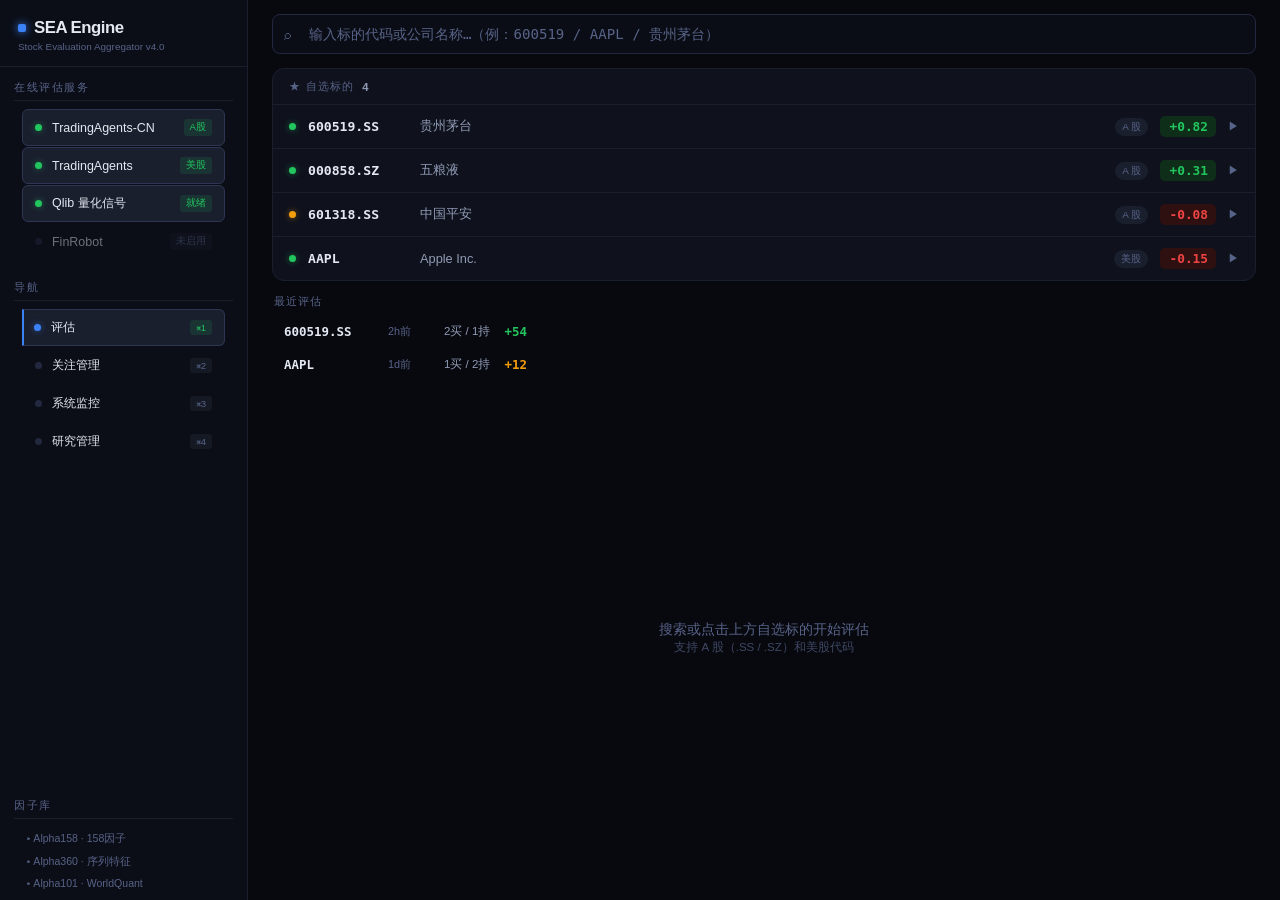
<file: prototypes/产品原型图v4.html>
<!DOCTYPE html>
<html lang="zh-CN">
<head>
<meta charset="UTF-8">
<meta name="viewport" content="width=device-width, initial-scale=1.0">
<title>SEA v4 — Stock Evaluation Aggregator</title>
<style>
/* ============================================================
   SEA v4 — Design System
   ============================================================ */
:root {
  --bg-root: #07090f;
  --bg-sidebar: #0b0e17;
  --bg-surface: #0f121d;
  --bg-elevated: #151924;
  --bg-hover: #1a1f2e;
  --bg-input: #0a0d15;
  --border-subtle: #1a1f2e;
  --border-default: #222840;
  --border-active: #2e3654;

  --text-primary: #e4e8f1;
  --text-secondary: #919bb5;
  --text-muted: #586388;
  --text-inverse: #07090f;

  --accent-green: #22c55e;
  --accent-green-bg: #0f2e1a;
  --accent-amber: #f59e0b;
  --accent-amber-bg: #2e200a;
  --accent-red: #ef4444;
  --accent-red-bg: #2e1010;
  --accent-blue: #3b82f6;
  --accent-blue-bg: #0f1f3d;
  --accent-purple: #8b5cf6;
  --accent-cyan: #06b6d4;

  --font-mono: 'SF Mono', 'Cascadia Code', 'JetBrains Mono', 'Consolas', monospace;
  --font-sans: 'PingFang SC', 'Heiti SC', 'Microsoft YaHei', -apple-system, sans-serif;

  --radius-sm: 5px;
  --radius: 8px;
  --radius-lg: 12px;
  --radius-xl: 16px;

  --shadow-sm: 0 1px 2px rgba(0,0,0,0.4);
  --shadow-md: 0 4px 12px rgba(0,0,0,0.5);
  --shadow-lg: 0 8px 32px rgba(0,0,0,0.6);

  --transition-fast: 0.12s ease;
  --transition-normal: 0.2s ease;
  --transition-slow: 0.35s ease;
}

* { margin: 0; padding: 0; box-sizing: border-box; }

body {
  font-family: var(--font-sans);
  background: var(--bg-root);
  color: var(--text-primary);
  display: flex;
  height: 100vh;
  overflow: hidden;
  -webkit-font-smoothing: antialiased;
}

/* ============================================================
   Sidebar (264px, v3-inspired design)
   ============================================================ */
.sidebar {
  width: 248px; min-width: 248px;
  background: var(--bg-sidebar);
  border-right: 1px solid var(--border-subtle);
  display: flex; flex-direction: column; overflow-y: auto;
  z-index: 10; user-select: none;
}

/* Brand */
.sidebar .brand {
  padding: 18px 18px 14px;
  border-bottom: 1px solid var(--border-subtle);
}
.sidebar .brand-name {
  font-size: 1.05rem; font-weight: 700; letter-spacing: -0.5px;
  display: flex; align-items: center; gap: 8px;
}
.sidebar .brand-dot {
  width: 8px; height: 8px; border-radius: 2px;
  background: var(--accent-blue); box-shadow: 0 0 8px var(--accent-blue);
  flex-shrink: 0;
}
.sidebar .brand-sub {
  font-size: 0.62rem; color: var(--text-muted); font-weight: 400; margin-top: 3px;
}

/* Sidebar sections */
.sidebar-section {
  padding: 14px 14px 6px;
}
.sidebar-label {
  font-size: 0.68rem; text-transform: uppercase; letter-spacing: 1.5px;
  color: var(--text-muted); margin-bottom: 8px;
  padding-bottom: 5px; border-bottom: 1px solid var(--border-subtle);
}

/* Nav / Plugin rows */
.sidebar-row {
  display: flex; align-items: center; padding: 9px 12px;
  margin: 1px 8px; border-radius: 6px; cursor: pointer;
  transition: all 0.15s; border: 1px solid transparent; font-size: 0.8rem;
  gap: 10px;
}
.sidebar-row:hover { background: var(--bg-hover); }
.sidebar-row.active {
  background: var(--bg-hover); border-color: var(--border-active);
}
.sidebar-row.disabled { opacity: 0.45; cursor: default; }
.sidebar-row.disabled:hover { background: transparent; }

.sidebar-dot {
  width: 7px; height: 7px; border-radius: 50%; flex-shrink: 0;
  background: var(--border-default);
  transition: all 0.2s;
}
.sidebar-row.active .sidebar-dot {
  background: var(--accent-green); box-shadow: 0 0 6px rgba(34,197,94,0.5);
}
.sidebar-row.warning .sidebar-dot {
  background: var(--accent-amber); box-shadow: 0 0 6px rgba(245,158,11,0.5);
}
.sidebar-row.busy .sidebar-dot {
  background: var(--accent-blue); animation: pulse-dot 1.2s infinite;
}
.sidebar-row .row-label { flex: 1; font-size: 0.78rem; }
.sidebar-row .row-tag {
  font-size: 0.6rem; padding: 2px 6px; border-radius: 3px;
  background: var(--bg-elevated); color: var(--text-muted); flex-shrink: 0;
  font-weight: 500;
}
.sidebar-row.active .row-tag { color: var(--accent-green); background: rgba(34,197,94,0.12); }
.sidebar-row.warning .row-tag { color: var(--accent-amber); background: rgba(245,158,11,0.12); }
.sidebar-row.busy .row-tag { color: var(--accent-blue); background: rgba(59,130,246,0.12); }
.sidebar-row.disabled .row-tag { color: var(--text-muted); background: var(--bg-elevated); }

/* Nav rows: active = blue left accent instead of green dot */
.sidebar-row.nav-row.active {
  border-left: 2px solid var(--accent-blue);
  border-radius: 0 6px 6px 0;
  padding-left: 10px;
}
.sidebar-row.nav-row.active .sidebar-dot {
  background: var(--accent-blue); box-shadow: 0 0 6px rgba(59,130,246,0.5);
}

@keyframes pulse-dot {
  0%,100% { opacity: 0.4; }
  50% { opacity: 1; }
}

/* Factor list (compact, sidebar-bottom) */
.sidebar-factor-list {
  padding: 0 12px; font-size: 0.66rem; color: var(--text-muted); line-height: 2.1;
}

/* Sidebar spacer */
.sidebar-spacer { flex: 1; min-height: 8px; }

/* ============================================================
   Main Content Area
   ============================================================ */
.main-area {
  flex: 1; display: flex; flex-direction: column;
  min-width: 0; overflow: hidden;
}

/* ============================================================
   View Container
   ============================================================ */
.view {
  display: none;
  flex: 1; flex-direction: column;
  overflow: hidden;
}
.view.active { display: flex; }

/* ============================================================
   View Header
   ============================================================ */
.view-header {
  padding: 18px 24px 0;
  display: flex; align-items: center; justify-content: space-between;
  flex-shrink: 0;
}
.view-title {
  font-size: 0.95rem; font-weight: 700;
  letter-spacing: -0.3px;
}
.view-actions { display: flex; gap: 8px; }

/* ============================================================
   Buttons
   ============================================================ */
.btn {
  padding: 6px 14px; border-radius: var(--radius-sm);
  font-size: 0.72rem; font-family: inherit;
  cursor: pointer; border: 1px solid var(--border-default);
  background: var(--bg-surface); color: var(--text-secondary);
  transition: all var(--transition-fast);
  white-space: nowrap;
  display: inline-flex; align-items: center; gap: 5px;
}
.btn:hover { background: var(--bg-hover); border-color: var(--border-active); color: var(--text-primary); }
.btn.primary { background: var(--accent-blue); border-color: var(--accent-blue); color: #fff; }
.btn.primary:hover { background: #2563eb; }
.btn.ghost { background: transparent; border-color: transparent; color: var(--text-muted); }
.btn.ghost:hover { background: var(--bg-hover); color: var(--text-primary); }
.btn.danger { background: transparent; border-color: transparent; color: var(--accent-red); }
.btn.danger:hover { background: var(--accent-red-bg); }

/* ============================================================
   Card
   ============================================================ */
.card {
  background: var(--bg-surface);
  border: 1px solid var(--border-subtle);
  border-radius: var(--radius-lg);
  overflow: hidden;
}
.card-header {
  display: flex; align-items: center; justify-content: space-between;
  padding: 12px 16px; border-bottom: 1px solid var(--border-subtle);
  font-size: 0.78rem; font-weight: 600;
}
.card-body { padding: 16px; }
.card-body.no-padding { padding: 0; }

/* ============================================================
   Scrollbar
   ============================================================ */
::-webkit-scrollbar { width: 4px; height: 4px; }
::-webkit-scrollbar-track { background: transparent; }
::-webkit-scrollbar-thumb { background: var(--border-default); border-radius: 4px; }
::-webkit-scrollbar-thumb:hover { background: var(--border-active); }

/* ============================================================
   VIEW 1: Evaluate
   ============================================================ */
.eval-layout {
  flex: 1; display: flex; flex-direction: column;
  padding: 14px 24px 20px; gap: 14px; overflow: hidden;
}

/* Search */
.search-wrap {
  position: relative;
}
.search-input {
  width: 100%; padding: 11px 14px 11px 36px;
  background: var(--bg-input); border: 1px solid var(--border-default);
  border-radius: var(--radius); color: var(--text-primary);
  font-size: 0.88rem; font-family: var(--font-mono); outline: none;
  transition: border-color var(--transition-fast);
}
.search-input::placeholder { color: var(--text-muted); }
.search-input:focus { border-color: var(--border-active); }
.search-icon {
  position: absolute; left: 12px; top: 50%;
  transform: translateY(-50%);
  color: var(--text-muted); font-size: 0.85rem; pointer-events: none;
}

/* Watchlist Table */
.watchlist-wrap {
  flex: 0 0 auto;
  border: 1px solid var(--border-subtle);
  border-radius: var(--radius-lg);
  background: var(--bg-surface);
  overflow: hidden;
}
.watchlist-header {
  padding: 10px 16px;
  font-size: 0.7rem; text-transform: uppercase; letter-spacing: 1.2px;
  color: var(--text-muted);
  border-bottom: 1px solid var(--border-subtle);
  display: flex; align-items: center; gap: 8px;
}
.watchlist-header .count { color: var(--text-secondary); font-weight: 600; }

.stock-row {
  display: flex; align-items: center;
  padding: 11px 16px; border-bottom: 1px solid var(--border-subtle);
  cursor: pointer; transition: background var(--transition-fast);
  gap: 12px;
}
.stock-row:last-child { border-bottom: none; }
.stock-row:hover { background: var(--bg-hover); }
.stock-row.selected { background: var(--accent-blue-bg); border-left: 2px solid var(--accent-blue); }
.stock-row .s-code {
  font-family: var(--font-mono); font-size: 0.82rem; font-weight: 600;
  min-width: 100px;
}
.stock-row .s-name {
  font-size: 0.8rem; color: var(--text-secondary); flex: 1;
}
.stock-row .s-market {
  font-size: 0.62rem; padding: 2px 7px; border-radius: 10px;
  background: var(--bg-hover); color: var(--text-muted);
  font-weight: 500;
}

/* Signal dot */
.signal-dot {
  width: 7px; height: 7px; border-radius: 50%; flex-shrink: 0;
}
.signal-dot.fresh { background: var(--accent-green); box-shadow: 0 0 6px rgba(34,197,94,0.5); }
.signal-dot.stale { background: var(--accent-amber); box-shadow: 0 0 6px rgba(245,158,11,0.5); }
.signal-dot.researching { background: var(--accent-blue); animation: pulse-dot 1.2s infinite; }
.signal-dot.empty { background: var(--text-muted); }

@keyframes pulse-dot {
  0%,100% { opacity: 0.5; }
  50% { opacity: 1; }
}

.stock-row .s-score {
  font-family: var(--font-mono); font-size: 0.8rem; font-weight: 700;
  min-width: 56px; text-align: right;
  padding: 3px 8px; border-radius: var(--radius-sm);
}
.s-score.positive { color: var(--accent-green); background: var(--accent-green-bg); }
.s-score.negative { color: var(--accent-red); background: var(--accent-red-bg); }
.s-score.neutral { color: var(--accent-amber); background: var(--accent-amber-bg); }

.stock-row .s-arrow {
  color: var(--text-muted); font-size: 0.7rem; transition: transform var(--transition-fast);
}
.stock-row.selected .s-arrow { transform: rotate(90deg); color: var(--accent-blue); }

/* Recent evaluations */
.recent-label {
  font-size: 0.68rem; color: var(--text-muted);
  text-transform: uppercase; letter-spacing: 1px;
  padding: 0 2px;
}
.recent-row {
  display: flex; align-items: center; gap: 14px;
  padding: 9px 12px; border-radius: var(--radius-sm);
  cursor: pointer; font-size: 0.78rem;
  transition: background var(--transition-fast);
}
.recent-row:hover { background: var(--bg-hover); }
.recent-row .re-code {
  font-family: var(--font-mono); font-weight: 600; min-width: 90px;
}
.recent-row .re-time { color: var(--text-muted); font-size: 0.68rem; min-width: 42px; }
.recent-row .re-dir { font-size: 0.72rem; color: var(--text-secondary); }
.recent-row .re-score {
  font-family: var(--font-mono); font-weight: 700; font-size: 0.78rem;
}

/* Results panel */
.results-panel {
  display: none; flex-shrink: 0;
  border: 1px solid var(--border-default);
  border-radius: var(--radius-lg);
  background: var(--bg-surface);
  overflow: hidden;
  animation: slideUp 0.25s ease;
}
.results-panel.open { display: block; }

@keyframes slideUp {
  from { opacity: 0; transform: translateY(10px); }
  to { opacity: 1; transform: translateY(0); }
}

.results-header {
  padding: 14px 18px; border-bottom: 1px solid var(--border-subtle);
  display: flex; align-items: center; justify-content: space-between;
}
.results-ticker { font-weight: 700; font-size: 0.9rem; }
.results-ticker span { color: var(--text-muted); font-weight: 400; font-size: 0.78rem; }

.agg-badge {
  display: flex; align-items: center; gap: 10px;
}
.agg-score-circle {
  width: 44px; height: 44px; border-radius: 50%;
  border: 2.5px solid var(--border-default);
  display: flex; align-items: center; justify-content: center;
  font-family: var(--font-mono); font-weight: 700; font-size: 0.9rem;
  flex-shrink: 0;
}
.agg-meta { font-size: 0.75rem; line-height: 1.4; }
.agg-meta .consensus { font-weight: 600; }

.plugin-result {
  padding: 14px 18px; border-bottom: 1px solid var(--border-subtle);
  display: flex; align-items: flex-start; gap: 14px;
}
.plugin-result:last-of-type { border-bottom: none; }
.pr-source {
  min-width: 135px; font-size: 0.78rem; font-weight: 600;
  display: flex; align-items: center; gap: 6px; flex-shrink: 0;
}
.pr-badge {
  font-size: 0.58rem; padding: 2px 6px; border-radius: 3px;
  background: var(--bg-hover); font-weight: 500;
}
.pr-verdict {
  padding: 5px 12px; border-radius: var(--radius-sm);
  font-size: 0.73rem; font-weight: 700; font-family: var(--font-mono);
  flex-shrink: 0; min-width: 50px; text-align: center;
}
.pr-verdict.buy  { background: var(--accent-green-bg); color: var(--accent-green); }
.pr-verdict.sell { background: var(--accent-red-bg); color: var(--accent-red); }
.pr-verdict.hold { background: var(--accent-amber-bg); color: var(--accent-amber); }
.pr-verdict.none { background: var(--bg-hover); color: var(--text-muted); }

.pr-conf { flex-shrink: 0; min-width: 100px; }
.pr-conf-label { display: flex; justify-content: space-between; font-size: 0.64rem; color: var(--text-muted); margin-bottom: 3px; }
.pr-conf-bar { height: 4px; background: var(--bg-input); border-radius: 2px; overflow: hidden; }
.pr-conf-fill { height: 100%; border-radius: 2px; }
.pr-conf-fill.buy  { background: var(--accent-green); }
.pr-conf-fill.sell { background: var(--accent-red); }
.pr-conf-fill.hold { background: var(--accent-amber); }

.pr-time {
  font-family: var(--font-mono); font-size: 0.68rem;
  color: var(--text-muted); flex-shrink: 0; min-width: 56px; text-align: right;
}
.pr-note {
  font-size: 0.72rem; color: var(--text-secondary);
  line-height: 1.6; margin-top: 2px;
}
.pr-body { flex: 1; min-width: 0; }

/* ── Plugin Custom Detail Sections ── */
.pr-custom-toggle {
  display: inline-flex; align-items: center; gap: 5px;
  margin-top: 8px; font-size: 0.65rem; cursor: pointer;
  color: var(--text-muted); user-select: none;
  padding: 4px 10px; border-radius: 4px;
  border: 1px solid transparent;
  transition: all var(--transition-fast);
}
.pr-custom-toggle:hover { color: var(--accent-blue); border-color: var(--border-default); background: var(--bg-hover); }
.pr-custom-toggle .arrow { display: inline-block; transition: transform var(--transition-fast); font-size: 0.55rem; }
.pr-custom-toggle.open .arrow { transform: rotate(90deg); }
.pr-custom-toggle.open { color: var(--accent-blue); }

.pr-custom-detail {
  display: none; margin-top: 10px;
  padding: 14px; border-radius: var(--radius);
  border: 1px solid var(--border-subtle);
  background: var(--bg-input);
  animation: slideUp 0.2s ease;
}
.pr-custom-detail.open { display: block; }

.pr-custom-header {
  font-size: 0.62rem; text-transform: uppercase; letter-spacing: 1px;
  color: var(--text-muted); margin-bottom: 10px;
  padding-bottom: 8px; border-bottom: 1px solid var(--border-subtle);
}

/* Agent voting sub-rows */
.agent-sub-row {
  display: flex; align-items: center; gap: 10px;
  padding: 7px 0; border-bottom: 1px solid rgba(255,255,255,0.025);
  font-size: 0.72rem;
}
.agent-sub-row:last-child { border-bottom: none; }
.agent-sub-name { min-width: 88px; font-weight: 600; font-size: 0.7rem; color: var(--text-secondary); flex-shrink: 0; }
.agent-sub-verdict {
  font-size: 0.6rem; padding: 2px 7px; border-radius: 3px;
  font-weight: 700; font-family: var(--font-mono); flex-shrink: 0;
  min-width: 34px; text-align: center;
}
.agent-sub-verdict.buy  { background: var(--accent-green-bg); color: var(--accent-green); }
.agent-sub-verdict.sell { background: var(--accent-red-bg); color: var(--accent-red); }
.agent-sub-verdict.hold { background: var(--accent-amber-bg); color: var(--accent-amber); }
.agent-sub-conf { font-size: 0.65rem; color: var(--text-muted); flex-shrink: 0; min-width: 36px; text-align: right; }
.agent-sub-note { font-size: 0.65rem; color: var(--text-muted); flex: 1; white-space: nowrap; overflow: hidden; text-overflow: ellipsis; }

/* Market analysis grid */
.market-grid { display: grid; grid-template-columns: 1fr 1fr; gap: 6px; }
.market-factor {
  display: flex; flex-direction: column; gap: 3px;
  padding: 10px 12px; border-radius: 6px;
  background: rgba(255,255,255,0.02); border: 1px solid rgba(255,255,255,0.04);
}
.market-factor-label { font-size: 0.68rem; color: var(--text-secondary); font-weight: 500; }
.market-factor-score { font-family: var(--font-mono); font-weight: 700; font-size: 0.82rem; }
.market-factor-score.positive { color: var(--accent-green); }
.market-factor-score.negative { color: var(--accent-red); }
.market-factor-score.neutral  { color: var(--accent-amber); }
.market-factor-note { font-size: 0.62rem; color: var(--text-muted); line-height: 1.4; }

/* Quant metrics grid */
.quant-metrics-grid { display: grid; grid-template-columns: repeat(4, 1fr); gap: 8px; margin-bottom: 12px; }
.quant-metric {
  text-align: center; padding: 10px 4px; border-radius: 6px;
  background: rgba(139,92,246,0.06); border: 1px solid rgba(139,92,246,0.12);
}
.quant-metric-label { font-size: 0.6rem; color: var(--text-muted); text-transform: uppercase; letter-spacing: 0.5px; }
.quant-metric-value { font-size: 0.88rem; font-weight: 700; font-family: var(--font-mono); color: var(--accent-purple); margin-top: 3px; }

.factor-contrib-title { font-size: 0.62rem; color: var(--text-muted); margin-bottom: 8px; text-transform: uppercase; letter-spacing: 0.5px; }
.factor-contrib-row { display: flex; align-items: center; gap: 8px; padding: 4px 0; font-size: 0.68rem; }
.factor-contrib-name { min-width: 100px; font-family: var(--font-mono); font-size: 0.64rem; color: var(--text-secondary); }
.factor-contrib-bar-wrap { flex: 1; height: 5px; background: var(--bg-hover); border-radius: 3px; overflow: hidden; }
.factor-contrib-bar { height: 100%; border-radius: 3px; background: linear-gradient(90deg, var(--accent-purple), var(--accent-blue)); }
.factor-contrib-val { font-family: var(--font-mono); font-size: 0.65rem; color: var(--text-muted); min-width: 40px; text-align: right; }

.results-footer {
  padding: 12px 18px; border-top: 1px solid var(--border-subtle);
  display: flex; gap: 8px;
}

/* Empty state */
.empty-zone {
  flex: 1; display: flex; align-items: center; justify-content: center;
  color: var(--text-muted); font-size: 0.85rem; text-align: center;
  padding: 40px;
}
.empty-zone .hint { font-size: 0.72rem; margin-top: 8px; color: var(--text-muted); opacity: 0.7; }

/* ============================================================
   VIEW 2: Watchlist
   ============================================================ */
.wl-layout {
  flex: 1; padding: 14px 24px 20px; display: flex; flex-direction: column;
  gap: 14px; overflow: hidden;
}

.tabs {
  display: flex; gap: 2px;
  border: 1px solid var(--border-subtle); border-radius: var(--radius);
  padding: 3px; background: var(--bg-surface); width: fit-content;
}
.tab {
  padding: 7px 16px; border-radius: var(--radius-sm);
  font-size: 0.75rem; cursor: pointer; border: none;
  background: transparent; color: var(--text-muted);
  font-family: inherit; transition: all var(--transition-fast);
}
.tab.active { background: var(--bg-hover); color: var(--text-primary); font-weight: 600; }
.tab .tab-count { font-size: 0.65rem; color: var(--text-muted); margin-left: 4px; }

.wl-table {
  border: 1px solid var(--border-subtle);
  border-radius: var(--radius-lg); overflow: hidden;
  background: var(--bg-surface);
}
.wl-row {
  display: flex; align-items: center; padding: 12px 18px;
  border-bottom: 1px solid var(--border-subtle); gap: 14px;
  transition: background var(--transition-fast);
}
.wl-row:last-child { border-bottom: none; }
.wl-row:hover { background: var(--bg-hover); }
.wl-row .wl-code { font-family: var(--font-mono); font-weight: 600; font-size: 0.82rem; min-width: 100px; }
.wl-row .wl-name { font-size: 0.8rem; color: var(--text-secondary); flex: 1; }
.wl-row .wl-market { font-size: 0.68rem; color: var(--text-muted); min-width: 50px; }
.wl-row .wl-date { font-size: 0.68rem; color: var(--text-muted); min-width: 90px; }
.wl-row .wl-remove {
  width: 28px; height: 28px; border-radius: var(--radius-sm);
  border: none; background: transparent; color: var(--text-muted);
  cursor: pointer; font-size: 1rem; display: flex; align-items: center; justify-content: center;
  transition: all var(--transition-fast);
}
.wl-row .wl-remove:hover { background: var(--accent-red-bg); color: var(--accent-red); }

.coverage-bar {
  background: var(--bg-surface); border: 1px solid var(--border-subtle);
  border-radius: var(--radius-lg); padding: 14px 18px;
  font-size: 0.75rem; color: var(--text-secondary);
  display: flex; align-items: center; gap: 24px;
}
.coverage-item { display: flex; align-items: center; gap: 8px; }
.coverage-dot { width: 7px; height: 7px; border-radius: 50%; }
.coverage-dot.ok { background: var(--accent-green); }
.coverage-dot.warn { background: var(--accent-amber); }

/* Modal */
.modal-overlay {
  display: none; position: fixed; inset: 0;
  background: rgba(0,0,0,0.65); z-index: 200;
  align-items: center; justify-content: center;
}
.modal-overlay.open { display: flex; }
.modal-box {
  background: var(--bg-elevated); border: 1px solid var(--border-default);
  border-radius: var(--radius-xl); width: 420px;
  box-shadow: var(--shadow-lg);
  animation: modalIn 0.15s ease;
}
@keyframes modalIn {
  from { opacity: 0; transform: scale(0.96) translateY(-8px); }
  to { opacity: 1; transform: scale(1) translateY(0); }
}
.modal-head {
  padding: 18px 20px; border-bottom: 1px solid var(--border-subtle);
  font-weight: 700; font-size: 0.88rem;
  display: flex; justify-content: space-between; align-items: center;
}
.modal-body { padding: 20px; }
.modal-foot {
  padding: 14px 20px; border-top: 1px solid var(--border-subtle);
  display: flex; justify-content: flex-end; gap: 8px;
}
.modal-search {
  width: 100%; padding: 10px 14px;
  background: var(--bg-input); border: 1px solid var(--border-default);
  border-radius: var(--radius); color: var(--text-primary);
  font-size: 0.85rem; font-family: var(--font-mono); outline: none;
}
.modal-search:focus { border-color: var(--border-active); }
.modal-result {
  margin-top: 10px; padding: 10px 14px;
  border-radius: var(--radius-sm); cursor: pointer;
  transition: background var(--transition-fast);
  display: flex; align-items: center; gap: 10px; font-size: 0.82rem;
}
.modal-result:hover { background: var(--bg-hover); }
.modal-result.selected { background: var(--accent-blue-bg); border: 1px solid rgba(59,130,246,0.3); }
.modal-result .mod-code { font-family: var(--font-mono); font-weight: 600; }
.modal-result .mod-name { color: var(--text-secondary); font-size: 0.75rem; }
.modal-result .mod-market { font-size: 0.65rem; color: var(--text-muted); margin-left: auto; }

/* ============================================================
   VIEW 3: Monitor
   ============================================================ */
.mon-layout {
  flex: 1; padding: 14px 24px 20px; display: flex; flex-direction: column;
  gap: 14px; overflow-y: auto;
}

.status-row {
  display: flex; align-items: center; gap: 14px;
  padding: 13px 18px; border-bottom: 1px solid var(--border-subtle);
}
.status-row:last-child { border-bottom: none; }
.status-indicator {
  width: 8px; height: 8px; border-radius: 50%; flex-shrink: 0;
}
.status-indicator.ok { background: var(--accent-green); box-shadow: 0 0 8px rgba(34,197,94,0.4); }
.status-indicator.warn { background: var(--accent-amber); box-shadow: 0 0 8px rgba(245,158,11,0.4); }
.status-indicator.err { background: var(--accent-red); box-shadow: 0 0 8px rgba(239,68,68,0.4); }
.status-indicator.off { background: var(--text-muted); }
.status-info { flex: 1; }
.status-name { font-size: 0.78rem; font-weight: 600; }
.status-detail { font-size: 0.68rem; color: var(--text-muted); }
.status-extra {
  font-size: 0.7rem; color: var(--text-muted); text-align: right;
  min-width: 80px;
}

.signal-card-content {
  display: grid; grid-template-columns: 1fr 1fr;
  gap: 12px; font-size: 0.75rem;
}
.signal-stat { color: var(--text-muted); }
.signal-stat strong { color: var(--text-primary); display: block; font-size: 0.9rem; }
.pipeline-mini {
  display: flex; align-items: center; gap: 6px; padding: 10px 0;
  font-size: 0.73rem; color: var(--text-muted);
}
.pipeline-mini .pipe-step {
  display: flex; align-items: center; gap: 5px;
  padding: 6px 12px; border-radius: 20px;
  background: var(--bg-hover); font-size: 0.7rem;
}
.pipeline-mini .pipe-dot { width: 6px; height: 6px; border-radius: 50%; }
.pipeline-mini .pipe-dot.ok { background: var(--accent-green); }
.pipeline-mini .pipe-connector {
  width: 20px; height: 1px; background: var(--border-default);
}
.rd-status-bar {
  display: flex; align-items: center; justify-content: space-between;
  padding: 8px 0;
}

/* ============================================================
   VIEW 4: Research
   ============================================================ */
.res-layout {
  flex: 1; padding: 14px 24px 20px; display: flex; flex-direction: column;
  gap: 14px; overflow-y: auto;
}

.factor-row {
  display: flex; align-items: center; justify-content: space-between;
  padding: 12px 0; border-bottom: 1px solid var(--border-subtle);
  gap: 12px;
}
.factor-row:last-child { border-bottom: none; }
.factor-name { font-weight: 600; font-size: 0.82rem; }
.factor-desc { font-size: 0.7rem; color: var(--text-muted); }
.factor-src {
  font-size: 0.62rem; padding: 2px 7px; border-radius: 10px;
  font-weight: 600; flex-shrink: 0;
}
.factor-src.builtin { background: var(--bg-hover); color: var(--text-secondary); border: 1px solid var(--border-subtle); }
.factor-src.custom { background: var(--accent-purple); color: #fff; background-opacity: 0.2; }
.factor-stat { font-size: 0.7rem; color: var(--text-muted); font-family: var(--font-mono); min-width: 80px; text-align: right; }

.task-history-item {
  padding: 14px 0; border-bottom: 1px solid var(--border-subtle);
  cursor: pointer; transition: background var(--transition-fast);
}
.task-history-item:last-child { border-bottom: none; }
.task-history-item:hover .task-h-title { color: var(--text-primary); }
.task-h-top { display: flex; justify-content: space-between; align-items: flex-start; }
.task-h-title { font-size: 0.8rem; font-weight: 600; color: var(--text-secondary); transition: color var(--transition-fast); }
.task-h-status {
  font-size: 0.62rem; padding: 3px 8px; border-radius: 10px; font-weight: 600;
}
.task-h-status.done { background: var(--accent-green-bg); color: var(--accent-green); }
.task-h-meta { font-size: 0.68rem; color: var(--text-muted); margin-top: 4px; }
.task-h-output { font-size: 0.72rem; color: var(--text-secondary); margin-top: 6px; }

.mini-terminal {
  background: rgba(0,0,0,0.45); border: 1px solid var(--border-subtle);
  border-radius: var(--radius); padding: 12px 16px;
  font-family: var(--font-mono); font-size: 0.7rem;
  color: var(--text-muted); max-height: 180px; overflow-y: auto;
  line-height: 1.7;
}
.mini-terminal .t-ok { color: var(--accent-green); }
.mini-terminal .t-warn { color: var(--accent-amber); }
.mini-terminal .t-blue { color: var(--accent-blue); }

@media (max-width: 900px) {
  .signal-card-content { grid-template-columns: 1fr; }
}
</style>
</head>
<body>

<!-- ============ 左侧：导航 + 服务面板 ============ -->
<aside class="sidebar">
  <!-- Brand -->
  <div class="brand">
    <div class="brand-name">
      <span class="brand-dot"></span> SEA Engine
    </div>
    <div class="brand-sub">Stock Evaluation Aggregator v4.0</div>
  </div>

  <!-- 在线评估插件 -->
  <div class="sidebar-section">
    <div class="sidebar-label">在线评估服务</div>
    <div class="sidebar-row active" data-plugin="ta-cn" onclick="togglePlugin(this, 'ta-cn')">
      <span class="sidebar-dot"></span>
      <span class="row-label">TradingAgents-CN</span>
      <span class="row-tag">A股</span>
    </div>
    <div class="sidebar-row active" data-plugin="ta" onclick="togglePlugin(this, 'ta')">
      <span class="sidebar-dot"></span>
      <span class="row-label">TradingAgents</span>
      <span class="row-tag">美股</span>
    </div>
    <div class="sidebar-row active" data-plugin="qlib" id="qlibSidebar" onclick="togglePlugin(this, 'qlib')">
      <span class="sidebar-dot"></span>
      <span class="row-label">Qlib 量化信号</span>
      <span class="row-tag" id="qlibTag">就绪</span>
    </div>
    <div class="sidebar-row disabled" data-plugin="finrobot">
      <span class="sidebar-dot"></span>
      <span class="row-label">FinRobot</span>
      <span class="row-tag">未启用</span>
    </div>
  </div>

  <!-- 视图导航 -->
  <div class="sidebar-section">
    <div class="sidebar-label">导航</div>
    <div class="sidebar-row nav-row active" data-view="evaluate" onclick="switchView('evaluate')">
      <span class="sidebar-dot"></span>
      <span class="row-label">评估</span>
      <span class="row-tag">⌘1</span>
    </div>
    <div class="sidebar-row nav-row" data-view="watchlist" onclick="switchView('watchlist')">
      <span class="sidebar-dot"></span>
      <span class="row-label">关注管理</span>
      <span class="row-tag">⌘2</span>
    </div>
    <div class="sidebar-row nav-row" data-view="monitor" onclick="switchView('monitor')">
      <span class="sidebar-dot"></span>
      <span class="row-label">系统监控</span>
      <span class="row-tag">⌘3</span>
    </div>
    <div class="sidebar-row nav-row" data-view="research" onclick="switchView('research')">
      <span class="sidebar-dot"></span>
      <span class="row-label">研究管理</span>
      <span class="row-tag">⌘4</span>
    </div>
  </div>

  <div class="sidebar-spacer"></div>

  <!-- 内置因子库（紧凑列表） -->
  <div class="sidebar-section">
    <div class="sidebar-label">因子库</div>
    <div class="sidebar-factor-list">
      <div>▸ Alpha158 <span style="color:var(--text-muted);">· 158因子</span></div>
      <div>▸ Alpha360 <span style="color:var(--text-muted);">· 序列特征</span></div>
      <div>▸ Alpha101 <span style="color:var(--text-muted);">· WorldQuant</span></div>
      <div id="sidebarCustomFactor1" style="display:none;">▸ RD-001 <span style="color:var(--accent-purple);">· 自定义</span></div>
      <div id="sidebarCustomFactor2" style="display:none;">▸ RD-002 <span style="color:var(--accent-purple);">· 自定义</span></div>
    </div>
  </div>
</aside>

<!-- ============ Main Content ============ -->
<div class="main-area">

  <!-- ================================================================ -->
  <!-- VIEW 1: Evaluate                                                  -->
  <!-- ================================================================ -->
  <div class="view active" id="view-evaluate">
    <div class="eval-layout">
      <!-- Search -->
      <div class="search-wrap">
        <span class="search-icon">⌕</span>
        <input type="text" class="search-input" id="searchInput"
               placeholder="输入标的代码或公司名称…（例：600519 / AAPL / 贵州茅台）"
               autocomplete="off"
               oninput="filterWatchlist()"
               onkeydown="if(event.key==='Enter')handleEvalSearch()">
      </div>

      <!-- Watchlist -->
      <div class="watchlist-wrap">
        <div class="watchlist-header">
          ★ 自选标的 <span class="count" id="wlCount">4</span>
        </div>
        <div id="watchlistContainer"></div>
      </div>

      <!-- Recent evaluations -->
      <div style="flex-shrink:0;">
        <div class="recent-label" style="margin-bottom:6px;">最近评估</div>
        <div id="recentContainer">
          <div class="recent-row" onclick="switchWatchlistStock('600519.SS')">
            <span class="re-code">600519.SS</span>
            <span class="re-time">2h前</span>
            <span class="re-dir">2买 / 1持</span>
            <span class="re-score" style="color:var(--accent-green);">+54</span>
          </div>
          <div class="recent-row" onclick="switchWatchlistStock('AAPL')">
            <span class="re-code">AAPL</span>
            <span class="re-time">1d前</span>
            <span class="re-dir">1买 / 2持</span>
            <span class="re-score" style="color:var(--accent-amber);">+12</span>
          </div>
        </div>
      </div>

      <!-- Results panel (expandable) -->
      <div class="results-panel" id="resultsPanel"></div>

      <!-- Empty state -->
      <div class="empty-zone" id="evalEmpty">
        <div>
          搜索或点击上方自选标的开始评估<br>
          <span class="hint">支持 A 股（.SS / .SZ）和美股代码</span>
        </div>
      </div>
    </div>
  </div>

  <!-- ================================================================ -->
  <!-- VIEW 2: Watchlist Management                                      -->
  <!-- ================================================================ -->
  <div class="view" id="view-watchlist">
    <div class="view-header">
      <span class="view-title">关注标的管理</span>
      <button class="btn primary" onclick="openAddModal()">+ 添加标的</button>
    </div>
    <div class="wl-layout">
      <div class="tabs" id="wlTabs">
        <button class="tab active" data-market="all" onclick="filterWatchlistTab('all', this)">全部 <span class="tab-count">4</span></button>
        <button class="tab" data-market="A" onclick="filterWatchlistTab('A', this)">A 股 <span class="tab-count">3</span></button>
        <button class="tab" data-market="US" onclick="filterWatchlistTab('US', this)">美股 <span class="tab-count">1</span></button>
        <button class="tab" data-market="HK" onclick="filterWatchlistTab('HK', this)">港股 <span class="tab-count">0</span></button>
      </div>

      <div class="wl-table" id="wlTable"></div>

      <div class="coverage-bar">
        <span style="color:var(--text-muted);">信号覆盖情况</span>
        <div class="coverage-item">
          <span class="coverage-dot ok"></span> Qlib 覆盖: <strong id="qlibCov">3/4</strong>
        </div>
        <div class="coverage-item">
          <span class="coverage-dot ok"></span> LLM 覆盖: <strong>4/4</strong>
        </div>
      </div>
    </div>
  </div>

  <!-- ================================================================ -->
  <!-- VIEW 3: Monitor                                                   -->
  <!-- ================================================================ -->
  <div class="view" id="view-monitor">
    <div class="view-header">
      <span class="view-title">系统监控</span>
      <span style="font-size:0.68rem;color:var(--text-muted);">状态刷新于 2 秒前</span>
    </div>
    <div class="mon-layout">

      <!-- Online Evaluation Services -->
      <div class="card">
        <div class="card-header">在线评估服务</div>
        <div class="card-body no-padding">
          <div class="status-row">
            <span class="status-indicator ok"></span>
            <div class="status-info">
              <div class="status-name">TradingAgents-CN</div>
              <div class="status-detail">A 股优化版 · 多智能体 LLM 评估</div>
            </div>
            <div class="status-extra">延迟 1.2s<br>A 股</div>
          </div>
          <div class="status-row">
            <span class="status-indicator ok"></span>
            <div class="status-info">
              <div class="status-name">TradingAgents</div>
              <div class="status-detail">原版 · 全球市场多智能体评估</div>
            </div>
            <div class="status-extra">延迟 1.8s<br>美股</div>
          </div>
          <div class="status-row">
            <span class="status-indicator ok"></span>
            <div class="status-info">
              <div class="status-name">Qlib 量化信号</div>
              <div class="status-detail">LightGBM 模型 · 全市场覆盖</div>
            </div>
            <div class="status-extra">延迟 12ms<br>全市场</div>
          </div>
          <div class="status-row">
            <span class="status-indicator off"></span>
            <div class="status-info">
              <div class="status-name">FinRobot</div>
              <div class="status-detail">候选插件 · 深度研报分析</div>
            </div>
            <div class="status-extra" style="color:var(--text-muted);">未启用</div>
          </div>
        </div>
      </div>

      <!-- Qlib Signal Library -->
      <div class="card" id="monitorSignalCard">
        <div class="card-header">
          Qlib 信号库
          <span style="font-size:0.65rem;color:var(--accent-green);font-weight:400;">● 正常</span>
        </div>
        <div class="card-body">
          <div class="signal-card-content">
            <div class="signal-stat"><strong>3.2 GB</strong>CSI300 日线数据</div>
            <div class="signal-stat"><strong>2 小时前</strong>信号更新时间</div>
            <div class="signal-stat"><strong>300 / 300</strong>标的覆盖</div>
            <div class="signal-stat"><strong>06-16</strong>信号有效期</div>
          </div>
          <div style="margin-top:8px;">
            <button class="btn ghost" onclick="switchView('research')" style="font-size:0.7rem;">查看流水线详情 →</button>
          </div>
        </div>
      </div>

      <!-- Data Pipeline Mini -->
      <div class="card">
        <div class="card-header">数据处理流水线</div>
        <div class="card-body">
          <div class="pipeline-mini">
            <div class="pipe-step"><span class="pipe-dot ok"></span>数据加载</div>
            <div class="pipe-connector"></div>
            <div class="pipe-step"><span class="pipe-dot ok"></span>特征工程</div>
            <div class="pipe-connector"></div>
            <div class="pipe-step"><span class="pipe-dot ok"></span>模型训练</div>
            <div class="pipe-connector"></div>
            <div class="pipe-step"><span class="pipe-dot ok"></span>信号就绪</div>
          </div>
          <div style="font-size:0.68rem;color:var(--text-muted);margin-top:2px;">
            3.2GB 日线 → 160 因子 → LightGBM (IC 0.045) → 300/300 覆盖
          </div>
        </div>
      </div>

      <!-- RD-Agent Status -->
      <div class="card">
        <div class="card-header">
          RD-Agent 离线研究
          <span style="font-size:0.65rem;color:var(--accent-green);font-weight:400;">● 空闲</span>
        </div>
        <div class="card-body">
          <div class="rd-status-bar">
            <span style="font-size:0.8rem;">
              上次运行 <strong>06-08 04:00</strong>
              · 产出 <strong>2</strong> 个因子
              · 耗时 <strong>48 min</strong>
            </span>
            <span style="display:flex;gap:8px;">
              <button class="btn primary" onclick="triggerResearchFromMonitor()">手动触发</button>
              <button class="btn ghost">设置定时…</button>
            </span>
          </div>
        </div>
      </div>
    </div>
  </div>

  <!-- ================================================================ -->
  <!-- VIEW 4: Research                                                  -->
  <!-- ================================================================ -->
  <div class="view" id="view-research">
    <div class="view-header">
      <span class="view-title">研究管理</span>
    </div>
    <div class="res-layout">

      <!-- Factor Library -->
      <div class="card">
        <div class="card-header">因子库</div>
        <div class="card-body no-padding" style="padding:0 18px;">
          <div class="factor-row">
            <div>
              <div class="factor-name">Alpha158 基准因子集</div>
              <div class="factor-desc">158 个经典量化因子（动量、均线、波动率…）</div>
            </div>
            <span class="factor-stat">内置 · --</span>
            <span class="factor-src builtin">内置</span>
          </div>
          <div class="factor-row">
            <div>
              <div class="factor-name">Alpha360 序列特征</div>
              <div class="factor-desc">60 天原始行情序列 · 适配深度学习模型</div>
            </div>
            <span class="factor-stat">内置 · --</span>
            <span class="factor-src builtin">内置</span>
          </div>
          <div class="factor-row">
            <div>
              <div class="factor-name">Alpha101 因子集</div>
              <div class="factor-desc">WorldQuant 公开的 101 个量化公式</div>
            </div>
            <span class="factor-stat">内置 · --</span>
            <span class="factor-src builtin">内置</span>
          </div>
          <div class="factor-row" id="factorRD1" style="display:none;">
            <div>
              <div class="factor-name">RD-001 日内反转+放量</div>
              <div class="factor-desc">捕捉早盘跌、尾盘涨的日内反转信号</div>
            </div>
            <span class="factor-stat" style="color:var(--accent-green);">IC 0.072</span>
            <span class="factor-src custom" style="background:rgba(139,92,246,0.25);color:#c4b5fd;">RD-Agent</span>
          </div>
          <div class="factor-row" id="factorRD2" style="display:none;">
            <div>
              <div class="factor-name">RD-002 低估值+高分红+趋势反转</div>
              <div class="factor-desc">价值因子与动量的复合信号</div>
            </div>
            <span class="factor-stat" style="color:var(--accent-green);">IC 0.058</span>
            <span class="factor-src custom" style="background:rgba(139,92,246,0.25);color:#c4b5fd;">RD-Agent</span>
          </div>
        </div>
      </div>

      <!-- RD-Agent Task History -->
      <div class="card">
        <div class="card-header">
          RD-Agent 研究任务
          <button class="btn primary" onclick="triggerResearchFromResearch()">启动新研究</button>
        </div>
        <div class="card-body no-padding" style="padding:0 18px;">
          <div id="taskHistoryContainer">
            <div class="task-history-item">
              <div class="task-h-top">
                <span class="task-h-title">▸ CSI300 因子自动挖掘</span>
                <span class="task-h-status done">已完成</span>
              </div>
              <div class="task-h-meta">06-08 04:00 · 耗时 48 min · 迭代 10 轮</div>
              <div class="task-h-output">产出: RD-001（IC 0.072）, RD-002（IC 0.058） · 模型已更新 · 信号库已刷新</div>
            </div>
            <div class="task-history-item">
              <div class="task-h-top">
                <span class="task-h-title">▸ CSI300 因子自动挖掘</span>
                <span class="task-h-status done">已完成</span>
              </div>
              <div class="task-h-meta">06-01 10:00 · 耗时 52 min · 迭代 10 轮</div>
              <div class="task-h-output" style="color:var(--accent-amber);">产出: 1 个因子被废弃（IC < 0.03） · 未更新信号库</div>
            </div>
          </div>

          <!-- Running task placeholder -->
          <div id="runningTaskContainer"></div>

          <div style="padding:12px 0;">
            <button class="btn ghost" onclick="toggleTimedResearch()">⚑ 定时设置</button>
          </div>
        </div>
      </div>

      <!-- System Log -->
      <div class="card">
        <div class="card-header">
          系统日志
          <button class="btn ghost" onclick="clearLogs()">清空</button>
        </div>
        <div class="card-body" style="padding:0 16px 16px;">
          <div class="mini-terminal" id="systemLog">
            <div><span class="t-ok">[16:32:01]</span> 评估完成 600519.SS (3/3 成功)</div>
            <div><span class="t-ok">[16:30:15]</span> Qlib 信号查询 600519.SS · 12ms</div>
            <div>[16:30:14] TA-CN 多智能体推理中…</div>
            <div>[16:28:00] SEA Engine v4.0 启动完成</div>
            <div><span class="t-ok">[16:28:00]</span> Qlib 信号库连接正常 · CSI300 300/300</div>
            <div><span class="t-ok">[16:28:00]</span> TradingAgents-CN 就绪</div>
            <div><span class="t-ok">[16:28:00]</span> TradingAgents 就绪</div>
            <div><span class="t-ok">[16:28:00]</span> RD-Agent 就绪，等待触发</div>
          </div>
        </div>
      </div>
    </div>
  </div>

</div>

<!-- ============ Add Stock Modal ============ -->
<div class="modal-overlay" id="addModal">
  <div class="modal-box">
    <div class="modal-head">
      添加关注标的
      <button class="btn ghost" onclick="closeAddModal()" style="font-size:1rem;">×</button>
    </div>
    <div class="modal-body">
      <input type="text" class="modal-search" id="modalSearch"
             placeholder="输入代码搜索…（例：600519）"
             oninput="modalSearchStocks()">
      <div id="modalResults" style="margin-top:4px;"></div>
    </div>
    <div class="modal-foot">
      <button class="btn" onclick="closeAddModal()">取消</button>
      <button class="btn primary" id="modalConfirmBtn" disabled onclick="confirmAddStock()">确认添加</button>
    </div>
  </div>
</div>

<!-- ============ Toast ============ -->
<div id="toast" style="display:none;position:fixed;bottom:24px;left:50%;transform:translateX(-50%);background:var(--bg-elevated);color:var(--text-primary);border:1px solid var(--border-default);padding:10px 20px;border-radius:var(--radius);font-size:0.78rem;z-index:300;box-shadow:var(--shadow-lg);transition:all var(--transition-normal);"></div>

<script>
// ================================================================
// State
// ================================================================
const STATE = {
  activeView: 'evaluate',
  selectedTicker: null,
  selectedModalTicker: null,
  qlibStatus: 'fresh', // fresh | stale | researching
  rdRunning: false,
  rdProgress: 0,
  rdInterval: null,
  customFactorCount: 0,
  activePlugins: new Set(['ta-cn', 'ta', 'qlib']),
  lastSignalUpdate: new Date(Date.now() - 2 * 3600 * 1000),
  watchlist: [
    { code: '600519.SS', name: '贵州茅台', market: 'A', signal: 'fresh', score: 0.82, added: '06-01' },
    { code: '000858.SZ', name: '五粮液', market: 'A', signal: 'fresh', score: 0.31, added: '06-03' },
    { code: '601318.SS', name: '中国平安', market: 'A', signal: 'stale', score: -0.08, added: '06-05' },
    { code: 'AAPL', name: 'Apple Inc.', market: 'US', signal: 'fresh', score: -0.15, added: '06-01' },
  ],
  recents: [
    { code: '600519.SS', time: '2h前', buy: 2, hold: 1, sell: 0, score: 54 },
    { code: 'AAPL', time: '1d前', buy: 1, hold: 2, sell: 0, score: 12 },
  ],
  mockResults: {
    '600519.SS': [
      { source: 'TradingAgents-CN', type: 'LLM', verdict: 'BUY', conf: 0.82, time: '45.2 s', note: '多智能体共识看多。基本面：营收超预期 25%；情绪面：市场情绪积极；技术面：短线支撑强劲。综合分析建议买入。',
        custom: { type: 'multi-agent', agents: [
          { name: '基本面分析师', verdict: 'BUY', conf: 0.85, note: '营收超预期25%，ROE稳定在20%+，毛利率持续改善' },
          { name: '情绪分析师',   verdict: 'BUY', conf: 0.78, note: '市场情绪积极，北向资金持续流入，舆情正面' },
          { name: '技术分析师',   verdict: 'BUY', conf: 0.82, note: '均线多头排列，MACD金叉，成交放量突破前高' },
          { name: '风险分析师',   verdict: 'HOLD', conf: 0.60, note: '宏观消费环境偏弱需关注，政策风险可控' },
        ]}
      },
      { source: 'TradingAgents', type: 'LLM', verdict: 'HOLD', conf: 0.55, time: '38.1 s', note: '全球宏观不确定性偏高，SEC 财报无明显催化剂，技术面提示短期超买。建议暂时观望。',
        custom: { type: 'market-analysis', factors: [
          { label: '宏观环境', score: -0.22, note: '全球利率维持高位，新兴市场资金流出压力' },
          { label: '行业趋势', score: 0.31, note: '白酒板块防御属性受青睐，消费升级趋势持续' },
          { label: '公司基本面', score: 0.48, note: '财报稳健，现金流充裕，但增速放缓' },
          { label: '技术面', score: -0.15, note: '短期超买，RSI进入70+区域，回调风险累积' },
        ]}
      },
      { source: 'Qlib 量化信号', type: 'ML', verdict: 'HOLD', conf: 0.61, time: '38 ms', note: 'Alpha = +0.012，因子 IC = 0.045，预测 20 日收益率 +1.2%。基于 LightGBM 模型，输入含 160 个因子。',
        custom: { type: 'quant-signal', metrics: [
          { label: 'Alpha', value: '+0.012' }, { label: 'IC', value: '0.045' },
          { label: 'ICIR', value: '0.58' }, { label: 'Sharpe', value: '1.21' },
        ], topFactors: [
          { name: 'momentum_20d', contribution: 0.18 },
          { name: 'volatility_60d', contribution: 0.14 },
          { name: 'turnover_5d', contribution: 0.11 },
          { name: 'rsi_14d', contribution: 0.08 },
        ]}
      },
    ],
    '000858.SZ': [
      { source: 'TradingAgents-CN', type: 'LLM', verdict: 'BUY', conf: 0.71, time: '42.0 s', note: '白酒板块整体回暖，公司一季度动销数据良好，估值处于历史中低位区间，中线看好。',
        custom: { type: 'multi-agent', agents: [
          { name: '基本面分析师', verdict: 'BUY', conf: 0.75, note: '一季度动销超预期，渠道库存健康，提价预期明确' },
          { name: '情绪分析师',   verdict: 'BUY', conf: 0.72, note: '白酒板块资金回暖，机构调研密集，关注度提升' },
          { name: '技术分析师',   verdict: 'HOLD', conf: 0.55, note: '短期横盘整理，等待放量突破信号确认' },
          { name: '风险分析师',   verdict: 'HOLD', conf: 0.58, note: '行业竞争加剧，消费税改革存在不确定性' },
        ]}
      },
      { source: 'Qlib 量化信号', type: 'ML', verdict: 'HOLD', conf: 0.52, time: '34 ms', note: 'Alpha = +0.008，信号强度较弱，因子 IC = 0.045，建议等待更明确的技术信号。',
        custom: { type: 'quant-signal', metrics: [
          { label: 'Alpha', value: '+0.008' }, { label: 'IC', value: '0.045' },
          { label: 'ICIR', value: '0.42' }, { label: 'Sharpe', value: '0.89' },
        ], topFactors: [
          { name: 'momentum_20d', contribution: 0.12 },
          { name: 'volatility_60d', contribution: 0.10 },
          { name: 'turnover_5d', contribution: 0.07 },
        ]}
      },
    ],
    'AAPL': [
      { source: 'TradingAgents', type: 'LLM', verdict: 'SELL', conf: 0.68, time: '51.3 s', note: 'iPhone 销售数据低于预期，Vision Pro 出货量下调，叠加反垄断调查风险。短期建议回避。',
        custom: { type: 'market-analysis', factors: [
          { label: '宏观环境', score: -0.28, note: '科技股估值承压，FOMC鹰派信号压制风险偏好' },
          { label: '行业趋势', score: -0.35, note: '智能手机市场饱和，AI硬件商业化节奏不明' },
          { label: '公司基本面', score: -0.12, note: 'iPhone收入占比过高，服务业务增速不足以对冲' },
          { label: '监管风险', score: -0.45, note: '欧盟数字市场法案+美国DOJ反垄断双重压力' },
        ]}
      },
      { source: 'Qlib 量化信号', type: 'ML', verdict: 'HOLD', conf: 0.58, time: '26 ms', note: 'Alpha = -0.005，20 日预测收益率 -0.5%，信号不显著。模型建议观望。',
        custom: { type: 'quant-signal', metrics: [
          { label: 'Alpha', value: '-0.005' }, { label: 'IC', value: '0.038' },
          { label: 'ICIR', value: '0.31' }, { label: 'Sharpe', value: '0.67' },
        ], topFactors: [
          { name: 'momentum_20d', contribution: 0.15 },
          { name: 'rsi_14d', contribution: 0.11 },
          { name: 'volatility_60d', contribution: 0.09 },
        ]}
      },
    ],
    '601318.SS': [
      { source: 'TradingAgents-CN', type: 'LLM', verdict: 'HOLD', conf: 0.53, time: '44.8 s', note: '保险行业保费增速放缓，投资收益承压，但估值处于历史低位，下行空间有限。',
        custom: { type: 'multi-agent', agents: [
          { name: '基本面分析师', verdict: 'HOLD', conf: 0.55, note: '保费增速放缓但新业务价值率改善，估值PB<1有安全边际' },
          { name: '情绪分析师',   verdict: 'SELL', conf: 0.62, note: '市场对保险板块情绪偏空，机构持仓下降' },
          { name: '技术分析师',   verdict: 'HOLD', conf: 0.48, note: '底部盘整，成交量萎缩，趋势不明朗' },
          { name: '风险分析师',   verdict: 'HOLD', conf: 0.52, note: '利率下行利差损风险，地产敞口信用风险需跟踪' },
        ]}
      },
      { source: 'Qlib 量化信号', type: 'ML', verdict: 'SELL', conf: 0.64, time: '31 ms', note: 'Alpha = -0.022，预测 20 日收益率 -2.2%。模型建议短期回避，等待企稳信号。',
        custom: { type: 'quant-signal', metrics: [
          { label: 'Alpha', value: '-0.022' }, { label: 'IC', value: '0.041' },
          { label: 'ICIR', value: '0.38' }, { label: 'Sharpe', value: '0.54' },
        ], topFactors: [
          { name: 'momentum_20d', contribution: 0.20 },
          { name: 'volatility_60d', contribution: 0.16 },
          { name: 'turnover_5d', contribution: 0.13 },
          { name: 'volume_ratio', contribution: 0.10 },
        ]}
      },
    ],
  },
};

// ================================================================
// View Switching
// ================================================================
function switchView(viewId) {
  STATE.activeView = viewId;

  document.querySelectorAll('.view').forEach(v => v.classList.remove('active'));
  document.querySelectorAll('.sidebar-row.nav-row').forEach(b => b.classList.remove('active'));

  document.getElementById('view-' + viewId).classList.add('active');
  const navRow = document.querySelector('.sidebar-row.nav-row[data-view="' + viewId + '"]');
  if (navRow) navRow.classList.add('active');

  if (viewId === 'watchlist') renderWatchlistTab('all');
  if (viewId === 'evaluate') renderWatchlistRows();
}

// ================================================================
// Plugin Toggle
// ================================================================
function togglePlugin(el, pluginId) {
  if (el.classList.contains('disabled')) return;
  el.classList.toggle('active');
  if (el.classList.contains('active')) {
    STATE.activePlugins.add(pluginId);
  } else {
    STATE.activePlugins.delete(pluginId);
  }
}

// ================================================================
// View 1: Evaluate
// ================================================================
function renderWatchlistRows(filter) {
  const container = document.getElementById('watchlistContainer');
  let list = STATE.watchlist;
  if (filter) {
    const q = filter.toLowerCase();
    list = list.filter(s => s.code.toLowerCase().includes(q) || s.name.toLowerCase().includes(q));
  }

  const dirSign = (s) => s > 0.05 ? '+' : s < -0.05 ? '' : '';

  container.innerHTML = list.map(s => {
    const selected = STATE.selectedTicker === s.code;
    const scoreClass = s.score > 0.05 ? 'positive' : s.score < -0.05 ? 'negative' : 'neutral';
    const scoreDisplay = s.score > 0.05 ? '+' + s.score.toFixed(2) :
                         s.score < -0.05 ? s.score.toFixed(2) : '--';
    return `
    <div class="stock-row${selected ? ' selected' : ''}" onclick="selectStock('${s.code}')">
      <span class="signal-dot ${s.signal === 'stale' ? 'stale' : s.signal === 'researching' ? 'researching' : 'fresh'}"></span>
      <span class="s-code">${s.code}</span>
      <span class="s-name">${s.name}</span>
      <span class="s-market">${s.market === 'A' ? 'A 股' : '美股'}</span>
      <span class="s-score ${scoreClass}">${scoreDisplay}</span>
      <span class="s-arrow">▶</span>
    </div>`;
  }).join('');

  document.getElementById('wlCount').textContent = list.length;
}

function filterWatchlist() {
  const q = document.getElementById('searchInput').value.trim();
  renderWatchlistRows(q);
}

function handleEvalSearch() {
  const q = document.getElementById('searchInput').value.trim();
  if (!q) return;
  const match = STATE.watchlist.find(s =>
    s.code.toLowerCase().includes(q.toLowerCase()) ||
    s.name.toLowerCase().includes(q.toLowerCase())
  );
  if (match) {
    selectStock(match.code);
  } else {
    selectStock(q.toUpperCase());
  }
}

function selectStock(code) {
  STATE.selectedTicker = code;
  renderWatchlistRows(document.getElementById('searchInput').value.trim());
  runEvaluation(code);
}

// ================================================================
// Plugin Custom Detail Rendering
// ================================================================
function toggleCustomDetail(el) {
  el.classList.toggle('open');
  el.nextElementSibling.classList.toggle('open');
}

function renderPluginCustom(r) {
  if (!r.custom) return '';
  var c = r.custom;
  var inner = '';
  var vMap = { BUY: '买入', SELL: '卖出', HOLD: '持有' };

  if (c.type === 'multi-agent') {
    inner = '<div class="pr-custom-header">🤖 多智能体投票详情</div>' +
      c.agents.map(function(a) {
        var av = a.verdict.toLowerCase();
        return '<div class="agent-sub-row">' +
          '<span class="agent-sub-name">' + a.name + '</span>' +
          '<span class="agent-sub-verdict ' + av + '">' + vMap[a.verdict] + '</span>' +
          '<span class="agent-sub-conf">' + (a.conf * 100).toFixed(0) + '%</span>' +
          '<span class="agent-sub-note" title="' + a.note + '">' + a.note + '</span>' +
        '</div>';
      }).join('');
  } else if (c.type === 'market-analysis') {
    inner = '<div class="pr-custom-header">🌐 市场环境分析</div><div class="market-grid">' +
      c.factors.map(function(f) {
        var sc = f.score > 0.1 ? 'positive' : f.score < -0.1 ? 'negative' : 'neutral';
        var sign = f.score > 0 ? '+' : '';
        return '<div class="market-factor">' +
          '<span class="market-factor-label">' + f.label + '</span>' +
          '<span class="market-factor-score ' + sc + '">' + sign + f.score.toFixed(2) + '</span>' +
          '<span class="market-factor-note">' + f.note + '</span>' +
        '</div>';
      }).join('') + '</div>';
  } else if (c.type === 'quant-signal') {
    inner = '<div class="pr-custom-header">📊 量化信号详情</div>' +
      '<div class="quant-metrics-grid">' +
        c.metrics.map(function(m) {
          return '<div class="quant-metric"><div class="quant-metric-label">' + m.label + '</div><div class="quant-metric-value">' + m.value + '</div></div>';
        }).join('') +
      '</div>' +
      '<div class="factor-contrib-title">Top 因子贡献</div>' +
      c.topFactors.map(function(f) {
        return '<div class="factor-contrib-row">' +
          '<span class="factor-contrib-name">' + f.name + '</span>' +
          '<div class="factor-contrib-bar-wrap"><div class="factor-contrib-bar" style="width:' + (f.contribution / 0.2 * 100) + '%"></div></div>' +
          '<span class="factor-contrib-val">' + f.contribution.toFixed(3) + '</span>' +
        '</div>';
      }).join('');
  }

  return '<div class="pr-custom-toggle" onclick="toggleCustomDetail(this)"><span class="arrow">▶</span> 展开详情</div>' +
    '<div class="pr-custom-detail">' + inner + '</div>';
}

function runEvaluation(code) {
  const results = STATE.mockResults[code];
  if (!results) {
    document.getElementById('resultsPanel').classList.remove('open');
    document.getElementById('evalEmpty').style.display = 'flex';
    addLog('warn', '未找到标的 "' + code + '" 的评估数据');
    return;
  }

  document.getElementById('evalEmpty').style.display = 'none';
  const panel = document.getElementById('resultsPanel');

  const verCN = { BUY: '买入', SELL: '卖出', HOLD: '持有' };
  const valid = results.filter(r => r.verdict !== 'NONE');

  // Aggregate
  let aggScore = 0, wTotal = 0;
  const dirMap = { BUY: 1, HOLD: 0, SELL: -1 };
  valid.forEach(r => { aggScore += dirMap[r.verdict] * r.conf; wTotal += r.conf; });
  aggScore = wTotal > 0 ? aggScore / wTotal : 0;
  const aggDisplay = aggScore > 0 ? '+' + (aggScore * 100).toFixed(0) : (aggScore * 100).toFixed(0);

  const dirs = valid.map(r => r.verdict);
  const buys = dirs.filter(d => d === 'BUY').length;
  const holds = dirs.filter(d => d === 'HOLD').length;
  const sells = dirs.filter(d => d === 'SELL').length;
  const maxCount = Math.max(buys, holds, sells);
  let level, levelCls;
  if (maxCount === valid.length) { level = '强共识'; levelCls = 'consensus-strong'; }
  else if (maxCount > valid.length * 0.6) { level = '中等共识'; levelCls = 'consensus-moderate'; }
  else { level = '意见分歧'; levelCls = 'consensus-diverged'; }

  const gColor = aggScore > 0.15 ? 'var(--accent-green)' : aggScore < -0.15 ? 'var(--accent-red)' : 'var(--accent-amber)';

  panel.innerHTML = `
    <div class="results-header">
      <div class="results-ticker">${code} <span>评估报告</span></div>
      <div class="agg-badge">
        <div class="agg-meta" style="text-align:right;">
          <div class="consensus" style="color:${gColor}">${level}</div>
          <div style="font-size:0.68rem;color:var(--text-muted);">${buys}买 / ${holds}持 / ${sells}卖</div>
        </div>
        <div class="agg-score-circle" style="border-color:${gColor};color:${gColor};">${aggDisplay}</div>
      </div>
    </div>
    ${results.map(r => {
      const ver = r.verdict.toLowerCase();
      const pct = (r.conf * 100).toFixed(0);
      return `
      <div class="plugin-result">
        <div class="pr-source">
          ${r.source}
          <span class="pr-badge">${r.type}</span>
        </div>
        <span class="pr-verdict ${ver}">${verCN[r.verdict]}</span>
        <div class="pr-conf">
          <div class="pr-conf-label"><span>置信度</span><span>${pct}%</span></div>
          <div class="pr-conf-bar"><div class="pr-conf-fill ${ver}" style="width:${pct}%"></div></div>
        </div>
        <span class="pr-time">${r.time}</span>
        <div class="pr-body">
          <div class="pr-note">${r.note}</div>
          ${renderPluginCustom(r)}
        </div>
      </div>`;
    }).join('')}
    <div class="results-footer">
      <button class="btn ghost" onclick="switchWatchlistStock('${code}')">★ ${STATE.watchlist.some(s => s.code === code) ? '已在关注列表' : '添加到关注'}</button>
      <button class="btn ghost" onclick="runEvaluation('${code}');addLog('ok','重新评估 ${code}');">↻ 重新评估</button>
      <button class="btn ghost">⬇ 导出 JSON</button>
      <button class="btn ghost" onclick="STATE.selectedTicker=null;document.getElementById('resultsPanel').classList.remove('open');document.getElementById('evalEmpty').style.display='flex';renderWatchlistRows();" style="margin-left:auto;">× 关闭</button>
    </div>`;

  panel.classList.add('open');
  addLog('ok', '评估完成 ' + code + ' (' + valid.length + '/' + results.length + ' 成功)');
}

function switchWatchlistStock(code) {
  switchView('evaluate');
  setTimeout(() => selectStock(code), 100);
}

// ================================================================
// View 2: Watchlist
// ================================================================
function renderWatchlistTab(market) {
  const container = document.getElementById('wlTable');
  let list = STATE.watchlist;
  if (market !== 'all') list = list.filter(s => s.market === market);

  if (list.length === 0) {
    container.innerHTML = '<div style="padding:32px;text-align:center;color:var(--text-muted);font-size:0.82rem;">该市场暂无关注标的</div>';
    return;
  }

  container.innerHTML = list.map(s => `
    <div class="wl-row">
      <span class="wl-code">${s.code}</span>
      <span class="wl-name">${s.name}</span>
      <span class="wl-market">${s.market === 'A' ? 'A 股' : '美股'}</span>
      <span class="wl-date">添加于 ${s.added}</span>
      <span class="signal-dot ${s.signal === 'stale' ? 'stale' : 'fresh'}" style="margin-right:8px;"></span>
      <button class="wl-remove" onclick="event.stopPropagation();removeStock('${s.code}')" title="移除关注">×</button>
    </div>
  `).join('');
}

function filterWatchlistTab(market, el) {
  document.querySelectorAll('#wlTabs .tab').forEach(t => t.classList.remove('active'));
  el.classList.add('active');
  renderWatchlistTab(market);
}

function removeStock(code) {
  if (!confirm('确认移除 ' + code + ' 的关注？')) return;
  STATE.watchlist = STATE.watchlist.filter(s => s.code !== code);
  updateTabCounts();
  const activeTab = document.querySelector('#wlTabs .tab.active');
  const market = activeTab ? activeTab.dataset.market : 'all';
  renderWatchlistTab(market);
  renderWatchlistRows(document.getElementById('searchInput')?.value?.trim() || '');
  updateCoverage();
  addLog('warn', '已移除关注: ' + code);
}

function updateTabCounts() {
  const tabs = document.querySelectorAll('#wlTabs .tab');
  tabs.forEach(t => {
    const m = t.dataset.market;
    const count = m === 'all' ? STATE.watchlist.length : STATE.watchlist.filter(s => s.market === m).length;
    const countEl = t.querySelector('.tab-count');
    if (countEl) countEl.textContent = count;
  });
}

function updateCoverage() {
  const qlibCov = STATE.watchlist.filter(s => ['600519.SS','000858.SZ','601318.SS'].includes(s.code)).length;
  document.getElementById('qlibCov').textContent = qlibCov + '/' + STATE.watchlist.length;
}

// ================================================================
// Add Stock Modal
// ================================================================
const ALL_AVAILABLE_STOCKS = [
  { code: '600519.SS', name: '贵州茅台', market: 'A' },
  { code: '000858.SZ', name: '五粮液', market: 'A' },
  { code: '601318.SS', name: '中国平安', market: 'A' },
  { code: '000001.SZ', name: '平安银行', market: 'A' },
  { code: '600036.SS', name: '招商银行', market: 'A' },
  { code: 'AAPL', name: 'Apple Inc.', market: 'US' },
  { code: 'TSLA', name: 'Tesla Inc.', market: 'US' },
  { code: 'MSFT', name: 'Microsoft Corp.', market: 'US' },
  { code: 'GOOGL', name: 'Alphabet Inc.', market: 'US' },
  { code: 'NVDA', name: 'NVIDIA Corp.', market: 'US' },
];

function openAddModal() {
  document.getElementById('addModal').classList.add('open');
  document.getElementById('modalSearch').value = '';
  document.getElementById('modalResults').innerHTML = '';
  document.getElementById('modalConfirmBtn').disabled = true;
  STATE.selectedModalTicker = null;
  setTimeout(() => document.getElementById('modalSearch').focus(), 100);
}

function closeAddModal() {
  document.getElementById('addModal').classList.remove('open');
  STATE.selectedModalTicker = null;
}

function modalSearchStocks() {
  const q = document.getElementById('modalSearch').value.trim().toLowerCase();
  const container = document.getElementById('modalResults');
  if (!q) { container.innerHTML = ''; return; }

  const results = ALL_AVAILABLE_STOCKS.filter(s =>
    s.code.toLowerCase().includes(q) || s.name.toLowerCase().includes(q)
  ).filter(s => !STATE.watchlist.some(ws => ws.code === s.code));

  if (results.length === 0) {
    container.innerHTML = '<div style="padding:16px;color:var(--text-muted);font-size:0.75rem;text-align:center;">未找到匹配标的（或已在关注列表中）</div>';
    return;
  }

  container.innerHTML = results.map(s => `
    <div class="modal-result" data-code="${s.code}" onclick="selectModalStock('${s.code}', this)">
      <span class="mod-code">${s.code}</span>
      <span class="mod-name">${s.name}</span>
      <span class="mod-market">${s.market === 'A' ? 'A股' : '美股'}</span>
    </div>
  `).join('');
}

function selectModalStock(code, el) {
  document.querySelectorAll('.modal-result').forEach(r => r.classList.remove('selected'));
  el.classList.add('selected');
  STATE.selectedModalTicker = ALL_AVAILABLE_STOCKS.find(s => s.code === code);
  document.getElementById('modalConfirmBtn').disabled = false;
}

function confirmAddStock() {
  if (!STATE.selectedModalTicker) return;
  const s = STATE.selectedModalTicker;
  STATE.watchlist.push({
    code: s.code, name: s.name, market: s.market,
    signal: 'fresh', score: 0, added: new Date().toISOString().slice(5, 10).replace('-', '月') + '日',
  });
  closeAddModal();
  updateTabCounts();
  renderWatchlistTab('all');
  renderWatchlistRows(document.getElementById('searchInput')?.value?.trim() || '');
  updateCoverage();
  addLog('ok', '已添加关注: ' + s.code + ' ' + s.name);
}

// ================================================================
// View 3 & 4: Research
// ================================================================
function triggerResearchFromMonitor() {
  switchView('research');
  setTimeout(() => triggerResearch(), 200);
}

function triggerResearchFromResearch() {
  triggerResearch();
}

function triggerResearch() {
  if (STATE.rdRunning) { addLog('warn', 'RD-Agent 研究任务已在运行中'); return; }

  STATE.rdRunning = true;
  STATE.rdProgress = 0;
  addLog('blue', '触发 RD-Agent 离线研究任务…');

  // Update sidebar Qlib
  STATE.qlibStatus = 'researching';
  const qItem = document.getElementById('qlibSidebar');
  if (qItem) {
    qItem.classList.add('busy');
    qItem.classList.remove('warning');
    document.getElementById('qlibTag').textContent = '更新中';
    document.getElementById('qlibTag').style.color = 'var(--accent-blue)';
  }

  // Update monitor signal card
  const sigCard = document.getElementById('monitorSignalCard');
  if (sigCard) {
    const hdr = sigCard.querySelector('.card-header span:last-child');
    if (hdr) { hdr.textContent = '⟳ 更新中'; hdr.style.color = 'var(--accent-blue)'; }
  }

  // Show running task
  const taskId = 'RD-' + Date.now().toString(36).toUpperCase();
  const startTime = new Date().toLocaleTimeString();
  document.getElementById('runningTaskContainer').innerHTML = `
    <div class="task-history-item" style="border-color:var(--accent-blue);">
      <div class="task-h-top">
        <span class="task-h-title" style="color:var(--text-primary);">⟳ CSI300 因子自动挖掘</span>
        <span class="task-h-status" style="background:var(--accent-blue-bg);color:var(--accent-blue);">运行中</span>
      </div>
      <div class="task-h-meta">Task: ${taskId} · 启动: ${startTime} · 引擎: Co-STEER</div>
      <div style="margin-top:6px;background:var(--bg-input);border-radius:3px;height:4px;overflow:hidden;">
        <div id="researchProgressBar" style="height:100%;background:var(--accent-blue);width:0%;border-radius:2px;transition:width 0.5s;"></div>
      </div>
      <div style="font-size:0.65rem;color:var(--text-muted);text-align:right;margin-top:3px;" id="researchProgressPct">0%</div>
      <div class="task-h-output" style="font-family:var(--font-mono);font-size:0.65rem;margin-top:8px;line-height:1.8;" id="researchLog">
        > 启动 Co-STEER 代码生成引擎...<br>
        > Research 阶段: 阅读金融文献，生成因子假设...
      </div>
    </div>`;

  // Simulate progress
  const stages = [
    { pct: 8,  log: '> Research 阶段: LLM 阅读文献，提出候选因子假设...', delay: 1200 },
    { pct: 16, log: '> 生成假设: "日内反转+成交量放大"信号组合', delay: 1500 },
    { pct: 24, log: '> Development 阶段: Co-STEER 生成因子代码...', delay: 1500 },
    { pct: 30, log: '> Docker: 构建 local_qlib 隔离执行环境 (DooD)...', delay: 1000 },
    { pct: 38, log: '> Docker: local_qlib 容器启动，执行因子代码...', delay: 1000 },
    { pct: 48, log: '> Qlib 回测: CSI300 历史数据 (2008–2020) 验证中...', delay: 1800 },
    { pct: 56, log: '> 回测结果: IC = 0.072, ICIR = 0.58 · 因子有效', delay: 1200 },
    { pct: 62, log: '> 迭代优化: 根据回测指标调整因子参数...', delay: 1500 },
    { pct: 72, log: '> Development: Co-STEER 生成第二个候选因子...', delay: 1800 },
    { pct: 80, log: '> Qlib 回测: 第二个因子验证 (低估值+高分红+趋势反转)...', delay: 1500 },
    { pct: 88, log: '> 回测结果: IC = 0.058, Sharpe = 1.4 · 因子有效', delay: 1200 },
    { pct: 94, log: '> 模型重训练: LightGBM 含新因子重新训练...', delay: 1500 },
    { pct: 98, log: '> batch_predict: CSI300 全量标的信号生成中...', delay: 1000 },
  ];

  let idx = 0;
  function advance() {
    if (idx < stages.length) {
      const s = stages[idx];
      document.getElementById('researchProgressBar').style.width = s.pct + '%';
      document.getElementById('researchProgressPct').textContent = s.pct + '%';
      document.getElementById('researchLog').innerHTML += s.log + '<br>';
      idx++;
      setTimeout(advance, s.delay);
    } else {
      completeResearch(taskId);
    }
  }
  setTimeout(advance, 500);
}

function completeResearch(taskId) {
  STATE.rdRunning = false;
  STATE.rdProgress = 100;
  STATE.customFactorCount = 2;
  STATE.qlibStatus = 'fresh';
  STATE.lastSignalUpdate = new Date();

  // Finalize progress
  document.getElementById('researchProgressBar').style.width = '100%';
  document.getElementById('researchProgressPct').textContent = '100%';
  document.getElementById('researchLog').innerHTML += `
    > 研究完成: 产出 2 个自定义因子 + 更新模型<br>
    > signals_${new Date().toISOString().slice(0,10).replace(/-/g,'')}.pkl 已写入信号库<br>
    > 信号库已刷新，在线评估立即可用<br>`;

  // Update sidebar Qlib state
  const qItem = document.getElementById('qlibSidebar');
  if (qItem) {
    qItem.classList.remove('busy');
    qItem.classList.remove('warning');
    document.getElementById('qlibTag').textContent = '就绪';
    document.getElementById('qlibTag').style.color = '';
  }

  // Show sidebar custom factors
  document.getElementById('sidebarCustomFactor1').style.display = 'block';
  document.getElementById('sidebarCustomFactor2').style.display = 'block';

  // Convert running card to completed
  setTimeout(() => {
    document.getElementById('runningTaskContainer').innerHTML = '';
    // Add to history
    const hist = document.getElementById('taskHistoryContainer');
    const now = new Date();
    const dateStr = now.toISOString().slice(5, 10).replace('-', '月') + '日 ';
    const timeStr = now.toLocaleTimeString('zh-CN', { hour: '2-digit', minute: '2-digit' });
    hist.insertAdjacentHTML('afterbegin', `
      <div class="task-history-item" style="animation: slideUp 0.3s ease;">
        <div class="task-h-top">
          <span class="task-h-title">▸ CSI300 因子自动挖掘</span>
          <span class="task-h-status done">已完成</span>
        </div>
        <div class="task-h-meta">${dateStr}${timeStr} · Task: ${taskId} · 耗时 ~48 min</div>
        <div class="task-h-output">产出: RD-001（IC 0.072）, RD-002（IC 0.058） · 模型已更新 · 信号库已刷新</div>
      </div>
    `);

    // Show custom factors in research view
    document.getElementById('factorRD1').style.display = 'flex';
    document.getElementById('factorRD2').style.display = 'flex';

    addLog('ok', 'RD-Agent 研究完成: 2 个自定义因子已入库，信号库已刷新');
  }, 1200);

  // Reset monitor card
  setTimeout(() => {
    const sigCard = document.getElementById('monitorSignalCard');
    if (sigCard) {
      const hdr = sigCard.querySelector('.card-header span:last-child');
      if (hdr) { hdr.textContent = '● 正常'; hdr.style.color = 'var(--accent-green)'; }
    }
  }, 1500);
}

function toggleTimedResearch() {
  showToast('定时设置功能开发中…（可配置 Cron 定时触发研究任务）');
}

// ================================================================
// Logging
// ================================================================
function addLog(type, msg) {
  const log = document.getElementById('systemLog');
  const time = new Date().toLocaleTimeString('zh-CN', { hour12: false });
  const cls = type === 'ok' ? 't-ok' : type === 'warn' ? 't-warn' : type === 'blue' ? 't-blue' : '';
  log.innerHTML += `<div><span class="${cls}">[${time}]</span> ${msg}</div>`;
  log.scrollTop = log.scrollHeight;
}

function clearLogs() {
  document.getElementById('systemLog').innerHTML = '<div><span class="t-ok">[系统]</span> 日志已清空</div>';
}

// ================================================================
// Toast
// ================================================================
function showToast(msg) {
  const t = document.getElementById('toast');
  t.textContent = msg;
  t.style.display = 'block';
  t.style.opacity = '1';
  setTimeout(() => { t.style.opacity = '0'; setTimeout(() => t.style.display = 'none', 300); }, 2000);
}

// ================================================================
// Init
// ================================================================
function init() {
  renderWatchlistRows();
  renderWatchlistTab('all');
  updateCoverage();

  // Close modal on backdrop click
  document.getElementById('addModal').addEventListener('click', function(e) {
    if (e.target === this) closeAddModal();
  });

  // Keyboard shortcuts
  document.addEventListener('keydown', function(e) {
    if (e.metaKey || e.ctrlKey) {
      switch(e.key) {
        case '1': e.preventDefault(); switchView('evaluate'); break;
        case '2': e.preventDefault(); switchView('watchlist'); break;
        case '3': e.preventDefault(); switchView('monitor'); break;
        case '4': e.preventDefault(); switchView('research'); break;
      }
    }
    if (e.key === 'Escape') {
      if (document.getElementById('addModal').classList.contains('open')) {
        closeAddModal();
      }
    }
  });
}

init();
</script>
</body>
</html>
</file>
